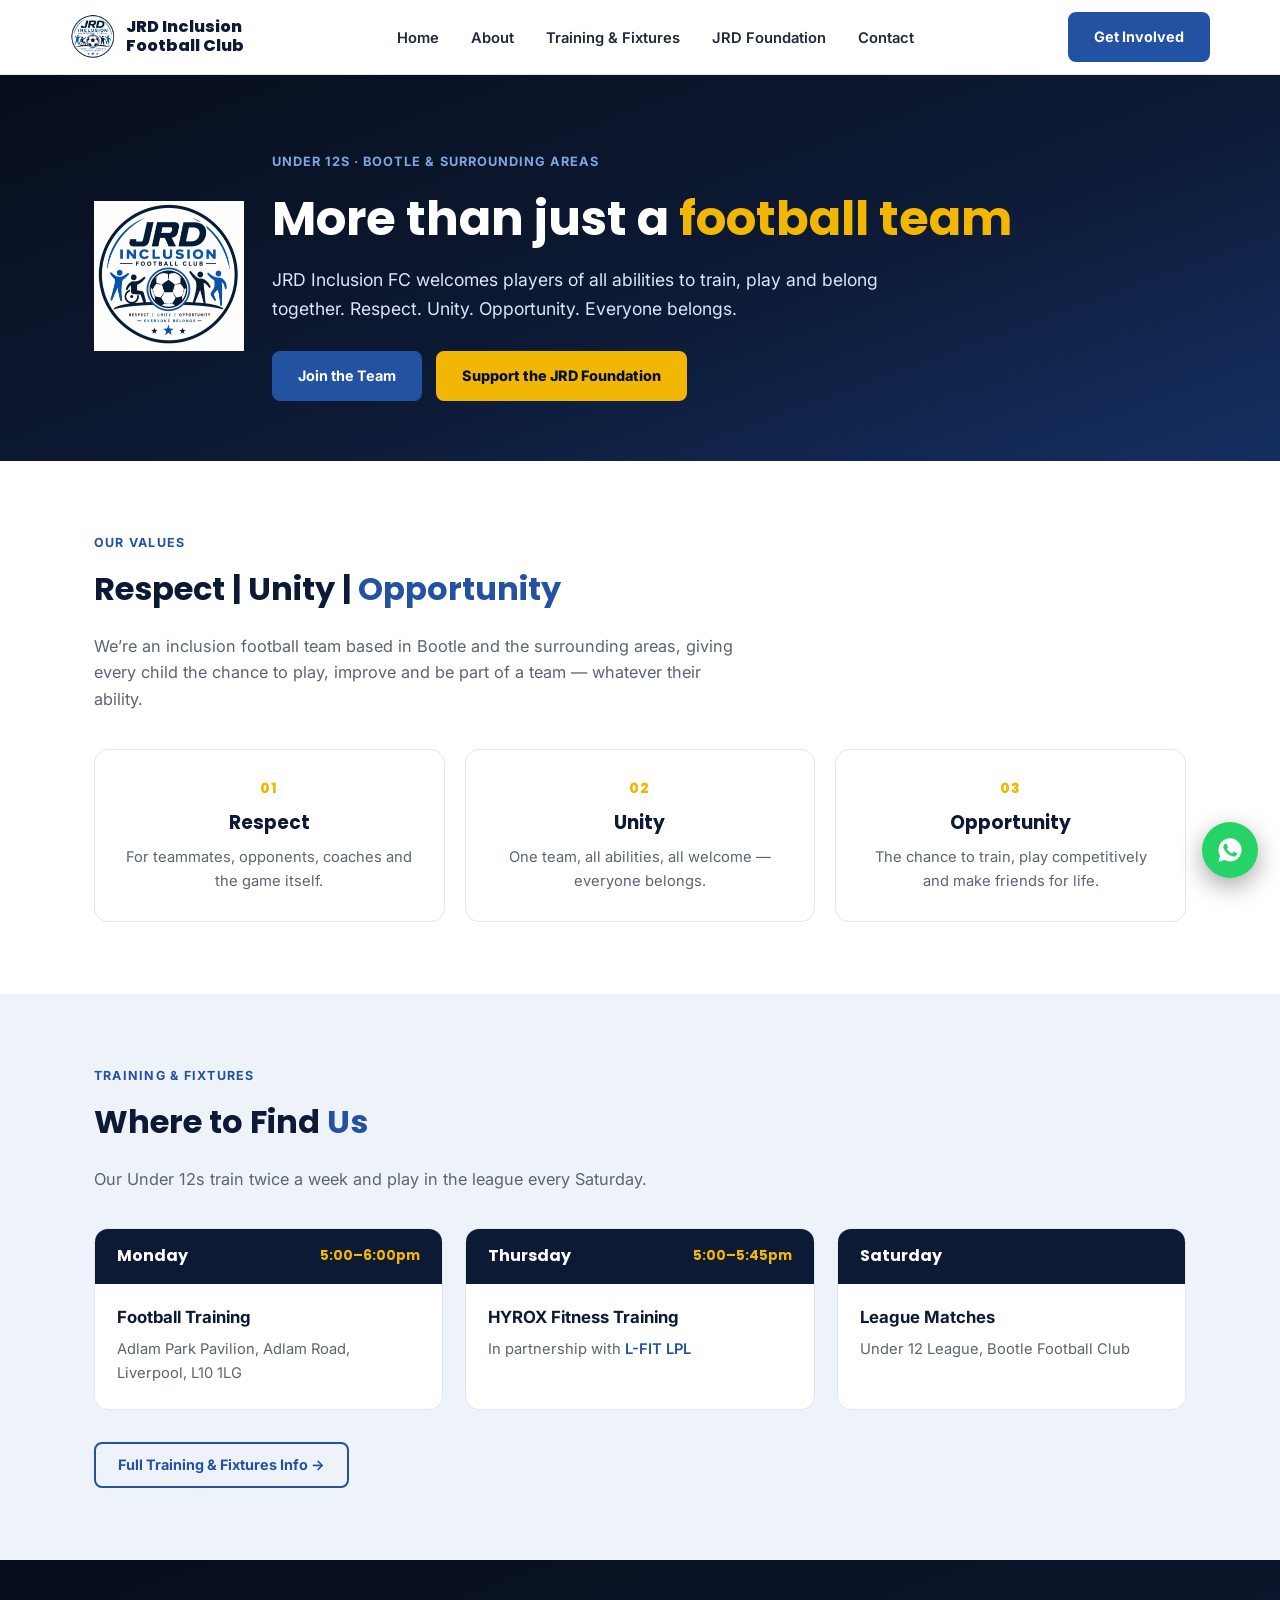
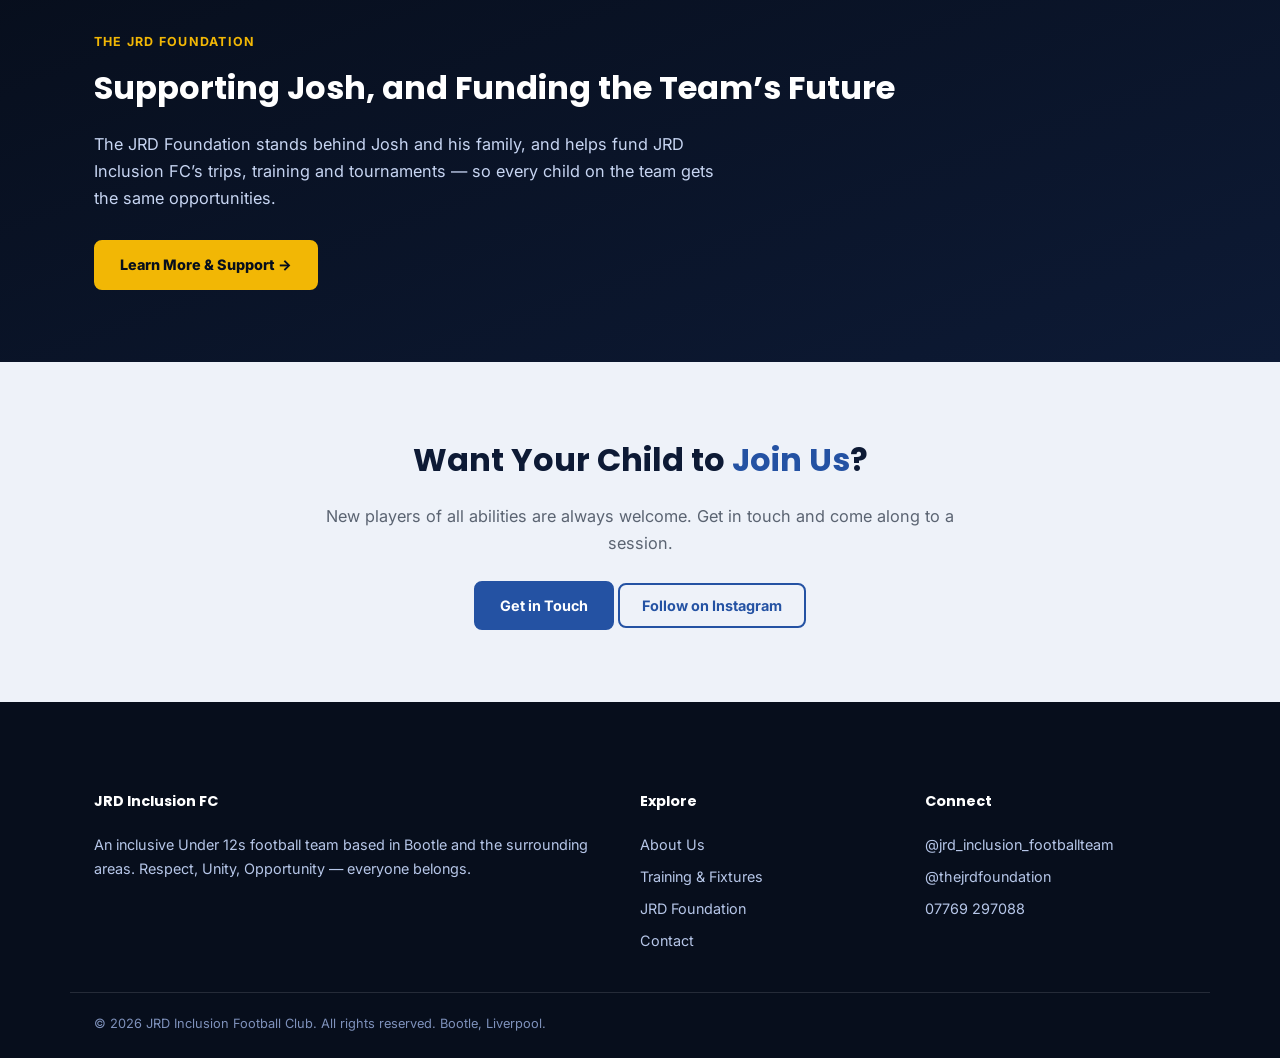
<file: index.html>
<!DOCTYPE html>
<html lang="en-GB">
<head>
  <!-- Google tag (gtag.js) -->
  <script async src="https://www.googletagmanager.com/gtag/js?id=G-Y7NR02WKL7"></script>
  <script>
    window.dataLayer = window.dataLayer || [];
    function gtag(){dataLayer.push(arguments);}
    gtag('js', new Date());
    gtag('config', 'G-Y7NR02WKL7');
  </script>

<meta charset="UTF-8">
<meta name="viewport" content="width=device-width, initial-scale=1.0">
<title>JRD Inclusion Football Club | Bootle | Everyone Belongs</title>
<meta name="description" content="JRD Inclusion Football Club is an inclusive Under 12s football team based in Bootle, welcoming players of all abilities. Respect, Unity, Opportunity — everyone belongs.">
<link rel="canonical" href="https://jrdinclusion.co.uk/">
<link rel="icon" href="/assets/favicon-32.png">
<link rel="apple-touch-icon" href="/assets/favicon-180.png">
<meta property="og:title" content="JRD Inclusion Football Club | Bootle">
<meta property="og:description" content="An inclusive Under 12s football team in Bootle welcoming players of all abilities. Respect, Unity, Opportunity — everyone belongs.">
<meta property="og:image" content="https://jrdinclusion.co.uk/assets/jrd-badge.png">
<meta property="og:type" content="website">
<meta property="og:url" content="https://jrdinclusion.co.uk/">
<meta name="twitter:card" content="summary_large_image">
<link rel="stylesheet" href="/assets/style.css">
<script type="application/ld+json">
{
  "@context": "https://schema.org",
  "@type": "SportsOrganization",
  "name": "JRD Inclusion Football Club",
  "url": "https://jrdinclusion.co.uk/",
  "logo": "https://jrdinclusion.co.uk/assets/jrd-badge.png",
  "description": "Inclusive Under 12s football team based in Bootle, Merseyside, welcoming players of all abilities.",
  "sport": "Football",
  "areaServed": ["Bootle", "Sefton", "Liverpool"],
  "sameAs": ["https://www.instagram.com/jrd_inclusion_footballteam/", "https://www.instagram.com/thejrdfoundation/"]
}
</script>
</head>
<body>

<header class="site">
  <div class="container nav-row">
    <a href="/" class="logo"><img src="/assets/jrd-badge.png" alt="JRD Inclusion Football Club"><span>JRD Inclusion<br>Football Club</span></a>
    <nav class="main" id="site-nav">
      <a href="/">Home</a>
      <a href="/about/">About</a>
      <a href="/training/">Training &amp; Fixtures</a>
      <a href="/foundation/">JRD Foundation</a>
      <a href="/contact/">Contact</a>
    </nav>
    <button class="nav-toggle" aria-label="Toggle menu" aria-expanded="false" aria-controls="site-nav"><span></span><span></span><span></span></button>
    <div class="nav-cta">
      <a class="btn" href="/contact/">Get Involved</a>
    </div>
  </div>
</header>

<section class="hero" id="hero">
  <div class="container">
    <div class="hero-badge">
      <img src="/assets/jrd-badge.png" alt="JRD Inclusion Football Club badge" loading="lazy">
      <div>
        <div class="eyebrow">Under 12s &middot; Bootle &amp; Surrounding Areas</div>
        <h1>More than just a <em>football team</em></h1>
        <p class="lead">JRD Inclusion FC welcomes players of all abilities to train, play and belong together. Respect. Unity. Opportunity. Everyone belongs.</p>
        <div class="cta-row">
          <a class="btn" href="/contact/">Join the Team</a>
          <a class="btn-gold" href="/foundation/">Support the JRD Foundation</a>
        </div>
      </div>
    </div>
  </div>
</section>

<section id="about">
  <div class="container">
    <div class="section-eyebrow">Our Values</div>
    <h2>Respect | Unity | <em style="color:var(--blue);font-style:normal">Opportunity</em></h2>
    <p class="section-sub">We&rsquo;re an inclusion football team based in Bootle and the surrounding areas, giving every child the chance to play, improve and be part of a team &mdash; whatever their ability.</p>
    <div class="value-grid">
      <div class="value-card">
        <div class="vnum">01</div>
        <h3>Respect</h3>
        <p>For teammates, opponents, coaches and the game itself.</p>
      </div>
      <div class="value-card">
        <div class="vnum">02</div>
        <h3>Unity</h3>
        <p>One team, all abilities, all welcome &mdash; everyone belongs.</p>
      </div>
      <div class="value-card">
        <div class="vnum">03</div>
        <h3>Opportunity</h3>
        <p>The chance to train, play competitively and make friends for life.</p>
      </div>
    </div>
  </div>
</section>

<section class="alt" id="training-preview">
  <div class="container">
    <div class="section-eyebrow">Training &amp; Fixtures</div>
    <h2>Where to Find <em style="color:var(--blue);font-style:normal">Us</em></h2>
    <p class="section-sub">Our Under 12s train twice a week and play in the league every Saturday.</p>
    <div class="schedule-grid">
      <div class="schedule-card">
        <div class="sc-day">Monday <span class="time">5:00&ndash;6:00pm</span></div>
        <div class="sc-body">
          <h4>Football Training</h4>
          <p>Adlam Park Pavilion, Adlam Road, Liverpool, L10 1LG</p>
        </div>
      </div>
      <div class="schedule-card">
        <div class="sc-day">Thursday <span class="time">5:00&ndash;5:45pm</span></div>
        <div class="sc-body">
          <h4>HYROX Fitness Training</h4>
          <p>In partnership with <a href="https://lfitlpl.com" target="_blank" rel="noopener" style="color:var(--blue);font-weight:600">L-FIT LPL</a></p>
        </div>
      </div>
      <div class="schedule-card">
        <div class="sc-day">Saturday</div>
        <div class="sc-body">
          <h4>League Matches</h4>
          <p>Under 12 League, Bootle Football Club</p>
        </div>
      </div>
    </div>
    <a class="btn-outline" href="/training/" style="margin-top:32px;display:inline-block">Full Training &amp; Fixtures Info &rarr;</a>
  </div>
</section>

<section class="foundation-band">
  <div class="container">
    <div class="section-eyebrow">The JRD Foundation</div>
    <h2>Supporting Josh, and Funding the Team&rsquo;s Future</h2>
    <p class="section-sub">The JRD Foundation stands behind Josh and his family, and helps fund JRD Inclusion FC&rsquo;s trips, training and tournaments &mdash; so every child on the team gets the same opportunities.</p>
    <a class="btn-gold" href="/foundation/" style="margin-top:12px;display:inline-block">Learn More &amp; Support &rarr;</a>
  </div>
</section>

<section class="cta-band">
  <div class="container">
    <h2>Want Your Child to <em style="color:var(--blue);font-style:normal">Join Us</em>?</h2>
    <p class="section-sub" style="margin:0 auto 24px">New players of all abilities are always welcome. Get in touch and come along to a session.</p>
    <a class="btn" href="/contact/">Get in Touch</a>
    <a class="btn-outline" href="https://www.instagram.com/jrd_inclusion_footballteam/" target="_blank" rel="noopener">Follow on Instagram</a>
  </div>
</section>

<footer class="site">
  <div class="container grid">
    <div>
      <h4>JRD Inclusion FC</h4>
      <p>An inclusive Under 12s football team based in Bootle and the surrounding areas. Respect, Unity, Opportunity &mdash; everyone belongs.</p>
    </div>
    <div>
      <h4>Explore</h4>
      <a href="/about/">About Us</a>
      <a href="/training/">Training &amp; Fixtures</a>
      <a href="/foundation/">JRD Foundation</a>
      <a href="/contact/">Contact</a>
    </div>
    <div>
      <h4>Connect</h4>
      <a href="https://www.instagram.com/jrd_inclusion_footballteam/" target="_blank" rel="noopener">@jrd_inclusion_footballteam</a>
      <a href="https://www.instagram.com/thejrdfoundation/" target="_blank" rel="noopener">@thejrdfoundation</a>
      <a href="tel:+447769297088">07769 297088</a>
    </div>
  </div>
  <div class="container bottom">&copy; 2026 JRD Inclusion Football Club. All rights reserved. Bootle, Liverpool.</div>
</footer>

<script src="/assets/nav.js" defer></script>
<a href="https://wa.me/447769297088" class="whatsapp-float" target="_blank" rel="noopener" aria-label="Message JRD Inclusion FC on WhatsApp">
  <svg xmlns="http://www.w3.org/2000/svg" viewBox="0 0 24 24" width="28" height="28" fill="#fff"><path d="M12.04 2C6.58 2 2.13 6.45 2.13 11.91c0 1.75.46 3.45 1.32 4.95L2.05 22l5.25-1.38a9.87 9.87 0 0 0 4.74 1.21h.01c5.46 0 9.9-4.45 9.9-9.91 0-2.65-1.03-5.14-2.9-7.01A9.82 9.82 0 0 0 12.04 2zm5.8 14.14c-.24.68-1.4 1.3-1.93 1.38-.5.08-1.12.11-1.8-.11-.42-.13-.96-.31-1.65-.6-2.9-1.25-4.8-4.17-4.94-4.36-.14-.19-1.18-1.57-1.18-3s.75-2.13 1.02-2.42c.27-.29.58-.36.78-.36l.56.01c.18.01.42-.07.65.5.24.58.82 2 .89 2.14.07.14.12.31.02.5-.1.19-.15.31-.29.48-.15.17-.31.38-.44.51-.14.14-.29.29-.13.58.17.29.75 1.24 1.61 2 1.11.99 2.04 1.3 2.33 1.44.29.15.46.13.63-.08.17-.2.72-.84.91-1.13.19-.29.38-.24.63-.14.26.1 1.65.78 1.93.92.29.14.48.22.55.34.07.13.07.72-.17 1.4z"/></svg>
</a>
</body>
</html>
</file>
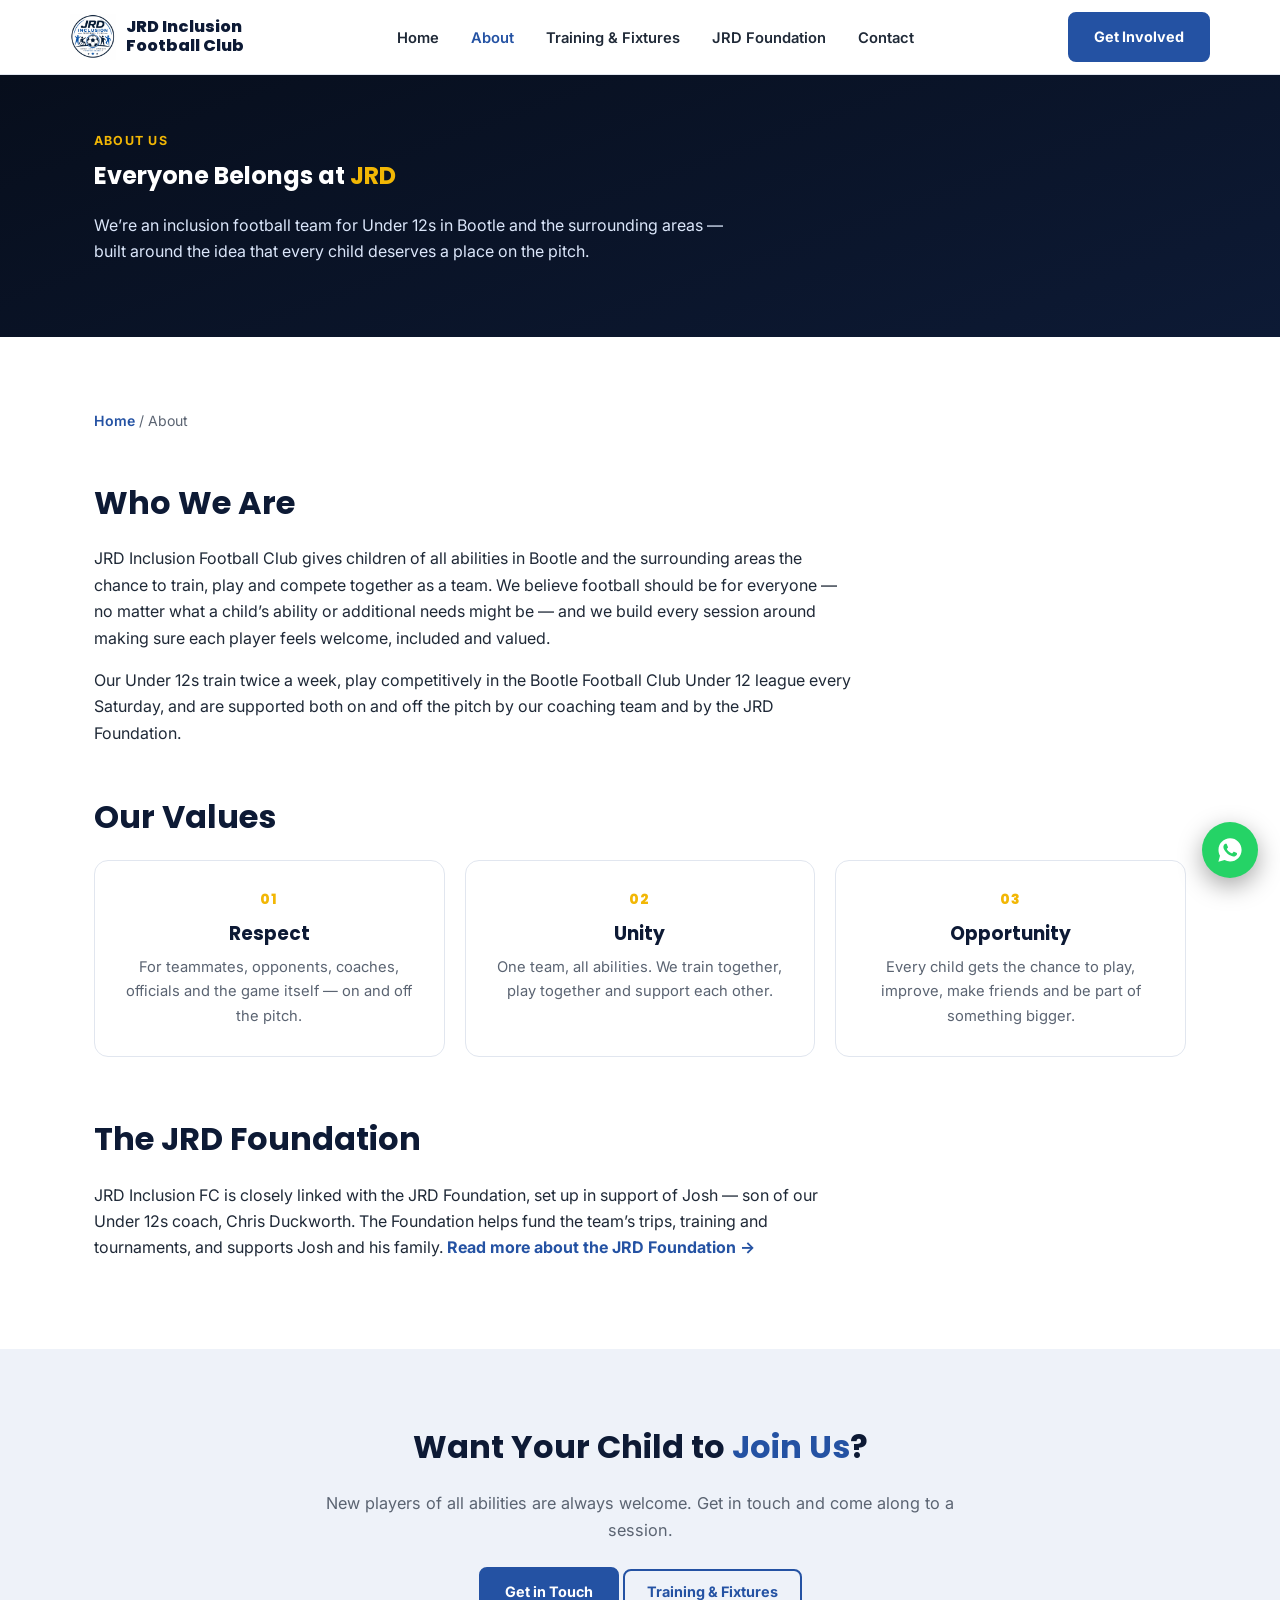
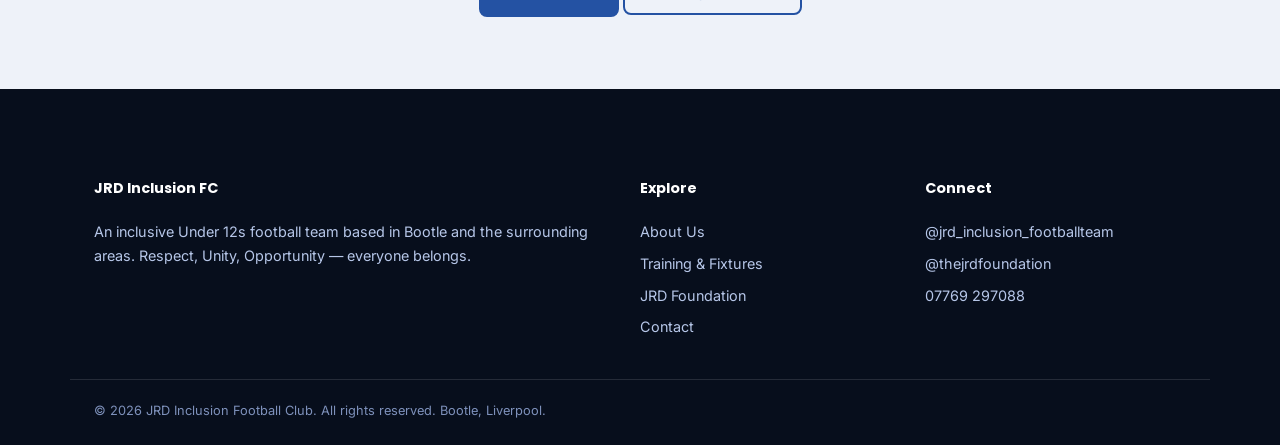
<file: about/index.html>
<!DOCTYPE html>
<html lang="en-GB">
<head>
  <!-- Google tag (gtag.js) -->
  <script async src="https://www.googletagmanager.com/gtag/js?id=G-Y7NR02WKL7"></script>
  <script>
    window.dataLayer = window.dataLayer || [];
    function gtag(){dataLayer.push(arguments);}
    gtag('js', new Date());
    gtag('config', 'G-Y7NR02WKL7');
  </script>

<meta charset="UTF-8">
<meta name="viewport" content="width=device-width, initial-scale=1.0">
<title>About Us | JRD Inclusion Football Club</title>
<meta name="description" content="JRD Inclusion Football Club is an inclusive Under 12s football team in Bootle welcoming players of all abilities. Learn about our values and our team.">
<link rel="canonical" href="https://jrdinclusion.co.uk/about/">
<link rel="icon" href="/assets/favicon-32.png">
<link rel="apple-touch-icon" href="/assets/favicon-180.png">
<meta property="og:title" content="About Us | JRD Inclusion Football Club">
<meta property="og:description" content="An inclusive Under 12s football team in Bootle welcoming players of all abilities.">
<meta property="og:image" content="https://jrdinclusion.co.uk/assets/jrd-badge.png">
<meta property="og:type" content="website">
<meta property="og:url" content="https://jrdinclusion.co.uk/about/">
<meta name="twitter:card" content="summary_large_image">
<link rel="stylesheet" href="/assets/style.css">
</head>
<body>

<header class="site">
  <div class="container nav-row">
    <a href="/" class="logo"><img src="/assets/jrd-badge.png" alt="JRD Inclusion Football Club"><span>JRD Inclusion<br>Football Club</span></a>
    <nav class="main" id="site-nav">
      <a href="/">Home</a>
      <a href="/about/" class="active">About</a>
      <a href="/training/">Training &amp; Fixtures</a>
      <a href="/foundation/">JRD Foundation</a>
      <a href="/contact/">Contact</a>
    </nav>
    <button class="nav-toggle" aria-label="Toggle menu" aria-expanded="false" aria-controls="site-nav"><span></span><span></span><span></span></button>
    <div class="nav-cta">
      <a class="btn" href="/contact/">Get Involved</a>
    </div>
  </div>
</header>

<section class="page-hero">
  <div class="container">
    <div class="section-eyebrow" style="color:var(--gold)">About Us</div>
    <h1>Everyone Belongs at <em style="color:var(--gold);font-style:normal">JRD</em></h1>
    <p>We&rsquo;re an inclusion football team for Under 12s in Bootle and the surrounding areas &mdash; built around the idea that every child deserves a place on the pitch.</p>
  </div>
</section>

<section class="prose">
  <div class="container">
    <div class="breadcrumb"><a href="/">Home</a> / About</div>
    <h2>Who We Are</h2>
    <p style="max-width:760px">JRD Inclusion Football Club gives children of all abilities in Bootle and the surrounding areas the chance to train, play and compete together as a team. We believe football should be for everyone &mdash; no matter what a child&rsquo;s ability or additional needs might be &mdash; and we build every session around making sure each player feels welcome, included and valued.</p>
    <p style="max-width:760px">Our Under 12s train twice a week, play competitively in the Bootle Football Club Under 12 league every Saturday, and are supported both on and off the pitch by our coaching team and by the JRD Foundation.</p>

    <h2>Our Values</h2>
    <div class="value-grid" style="margin-top:16px">
      <div class="value-card">
        <div class="vnum">01</div>
        <h3>Respect</h3>
        <p>For teammates, opponents, coaches, officials and the game itself &mdash; on and off the pitch.</p>
      </div>
      <div class="value-card">
        <div class="vnum">02</div>
        <h3>Unity</h3>
        <p>One team, all abilities. We train together, play together and support each other.</p>
      </div>
      <div class="value-card">
        <div class="vnum">03</div>
        <h3>Opportunity</h3>
        <p>Every child gets the chance to play, improve, make friends and be part of something bigger.</p>
      </div>
    </div>

    <h2 style="margin-top:56px">The JRD Foundation</h2>
    <p style="max-width:760px">JRD Inclusion FC is closely linked with the JRD Foundation, set up in support of Josh &mdash; son of our Under 12s coach, Chris Duckworth. The Foundation helps fund the team&rsquo;s trips, training and tournaments, and supports Josh and his family. <a href="/foundation/" style="color:var(--blue);font-weight:700">Read more about the JRD Foundation &rarr;</a></p>
  </div>
</section>

<section class="cta-band">
  <div class="container">
    <h2>Want Your Child to <em style="color:var(--blue);font-style:normal">Join Us</em>?</h2>
    <p class="section-sub" style="margin:0 auto 24px">New players of all abilities are always welcome. Get in touch and come along to a session.</p>
    <a class="btn" href="/contact/">Get in Touch</a>
    <a class="btn-outline" href="/training/">Training &amp; Fixtures</a>
  </div>
</section>

<footer class="site">
  <div class="container grid">
    <div>
      <h4>JRD Inclusion FC</h4>
      <p>An inclusive Under 12s football team based in Bootle and the surrounding areas. Respect, Unity, Opportunity &mdash; everyone belongs.</p>
    </div>
    <div>
      <h4>Explore</h4>
      <a href="/about/">About Us</a>
      <a href="/training/">Training &amp; Fixtures</a>
      <a href="/foundation/">JRD Foundation</a>
      <a href="/contact/">Contact</a>
    </div>
    <div>
      <h4>Connect</h4>
      <a href="https://www.instagram.com/jrd_inclusion_footballteam/" target="_blank" rel="noopener">@jrd_inclusion_footballteam</a>
      <a href="https://www.instagram.com/thejrdfoundation/" target="_blank" rel="noopener">@thejrdfoundation</a>
      <a href="tel:+447769297088">07769 297088</a>
    </div>
  </div>
  <div class="container bottom">&copy; 2026 JRD Inclusion Football Club. All rights reserved. Bootle, Liverpool.</div>
</footer>

<script src="/assets/nav.js" defer></script>
<a href="https://wa.me/447769297088" class="whatsapp-float" target="_blank" rel="noopener" aria-label="Message JRD Inclusion FC on WhatsApp">
  <svg xmlns="http://www.w3.org/2000/svg" viewBox="0 0 24 24" width="28" height="28" fill="#fff"><path d="M12.04 2C6.58 2 2.13 6.45 2.13 11.91c0 1.75.46 3.45 1.32 4.95L2.05 22l5.25-1.38a9.87 9.87 0 0 0 4.74 1.21h.01c5.46 0 9.9-4.45 9.9-9.91 0-2.65-1.03-5.14-2.9-7.01A9.82 9.82 0 0 0 12.04 2zm5.8 14.14c-.24.68-1.4 1.3-1.93 1.38-.5.08-1.12.11-1.8-.11-.42-.13-.96-.31-1.65-.6-2.9-1.25-4.8-4.17-4.94-4.36-.14-.19-1.18-1.57-1.18-3s.75-2.13 1.02-2.42c.27-.29.58-.36.78-.36l.56.01c.18.01.42-.07.65.5.24.58.82 2 .89 2.14.07.14.12.31.02.5-.1.19-.15.31-.29.48-.15.17-.31.38-.44.51-.14.14-.29.29-.13.58.17.29.75 1.24 1.61 2 1.11.99 2.04 1.3 2.33 1.44.29.15.46.13.63-.08.17-.2.72-.84.91-1.13.19-.29.38-.24.63-.14.26.1 1.65.78 1.93.92.29.14.48.22.55.34.07.13.07.72-.17 1.4z"/></svg>
</a>
</body>
</html>
</file>
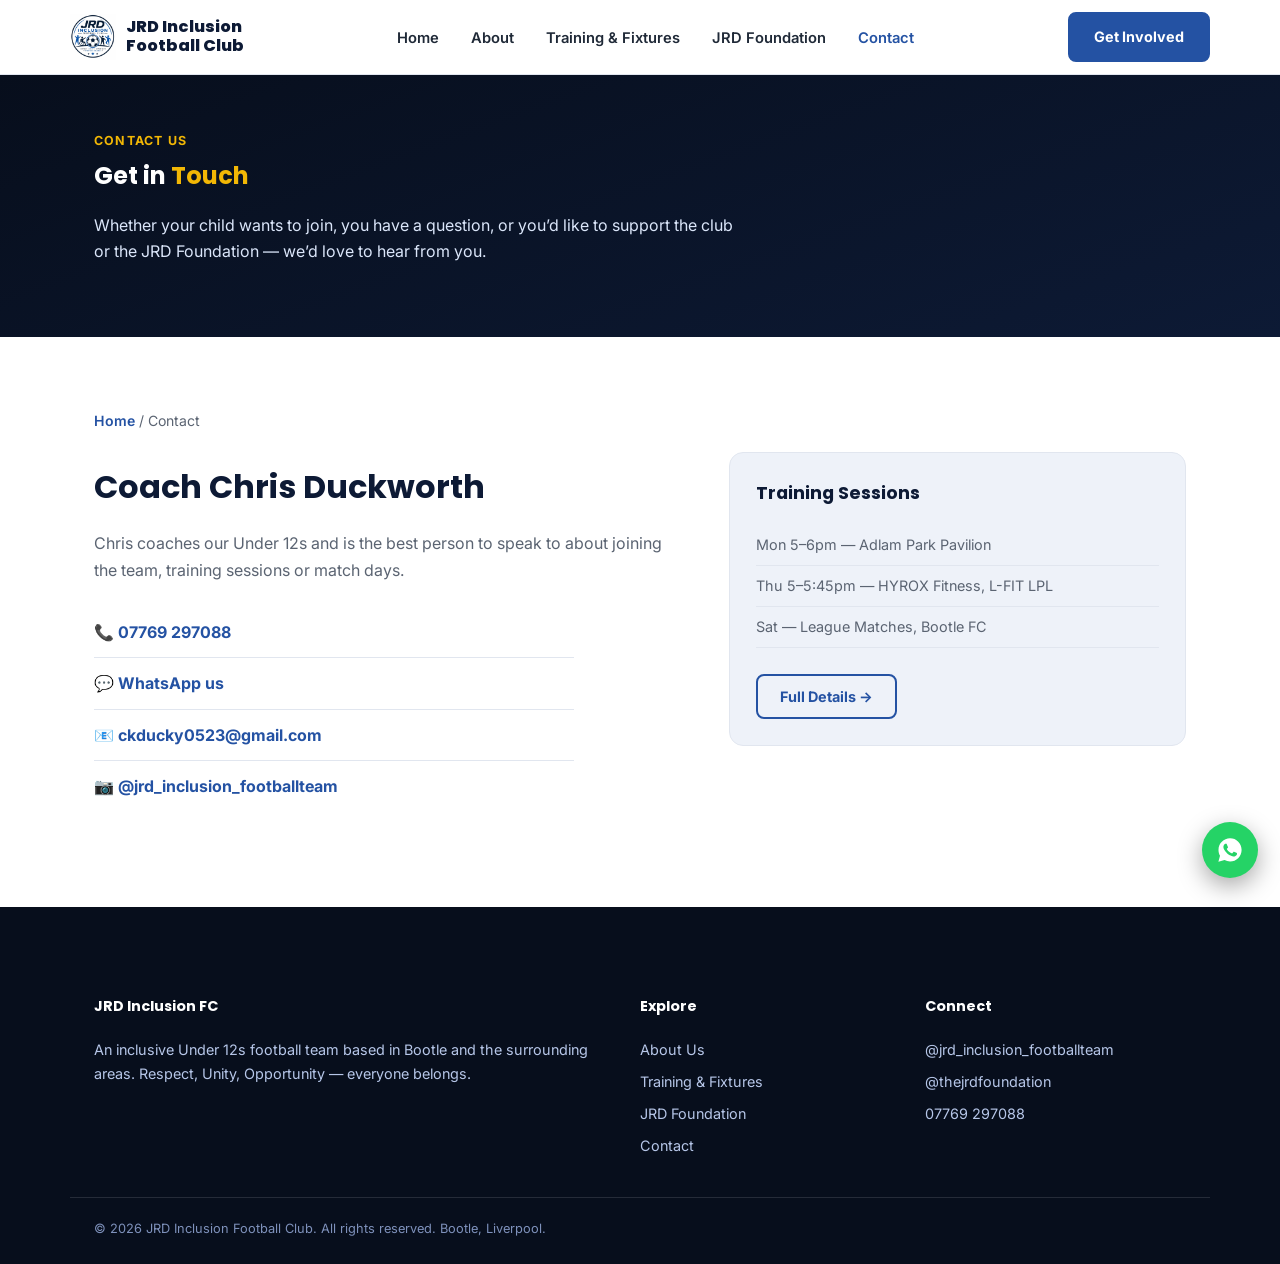
<file: contact/index.html>
<!DOCTYPE html>
<html lang="en-GB">
<head>
  <!-- Google tag (gtag.js) -->
  <script async src="https://www.googletagmanager.com/gtag/js?id=G-Y7NR02WKL7"></script>
  <script>
    window.dataLayer = window.dataLayer || [];
    function gtag(){dataLayer.push(arguments);}
    gtag('js', new Date());
    gtag('config', 'G-Y7NR02WKL7');
  </script>

<meta charset="UTF-8">
<meta name="viewport" content="width=device-width, initial-scale=1.0">
<title>Contact Us | JRD Inclusion Football Club</title>
<meta name="description" content="Get in touch with JRD Inclusion Football Club in Bootle. Call, WhatsApp or email Coach Chris Duckworth, or follow us on Instagram.">
<link rel="canonical" href="https://jrdinclusion.co.uk/contact/">
<link rel="icon" href="/assets/favicon-32.png">
<link rel="apple-touch-icon" href="/assets/favicon-180.png">
<meta property="og:title" content="Contact Us | JRD Inclusion Football Club">
<meta property="og:description" content="Get in touch with JRD Inclusion Football Club in Bootle.">
<meta property="og:image" content="https://jrdinclusion.co.uk/assets/jrd-badge.png">
<meta property="og:type" content="website">
<meta property="og:url" content="https://jrdinclusion.co.uk/contact/">
<meta name="twitter:card" content="summary_large_image">
<link rel="stylesheet" href="/assets/style.css">
</head>
<body>

<header class="site">
  <div class="container nav-row">
    <a href="/" class="logo"><img src="/assets/jrd-badge.png" alt="JRD Inclusion Football Club"><span>JRD Inclusion<br>Football Club</span></a>
    <nav class="main" id="site-nav">
      <a href="/">Home</a>
      <a href="/about/">About</a>
      <a href="/training/">Training &amp; Fixtures</a>
      <a href="/foundation/">JRD Foundation</a>
      <a href="/contact/" class="active">Contact</a>
    </nav>
    <button class="nav-toggle" aria-label="Toggle menu" aria-expanded="false" aria-controls="site-nav"><span></span><span></span><span></span></button>
    <div class="nav-cta">
      <a class="btn" href="/contact/">Get Involved</a>
    </div>
  </div>
</header>

<section class="page-hero">
  <div class="container">
    <div class="section-eyebrow" style="color:var(--gold)">Contact Us</div>
    <h1>Get in <em style="color:var(--gold);font-style:normal">Touch</em></h1>
    <p>Whether your child wants to join, you have a question, or you&rsquo;d like to support the club or the JRD Foundation &mdash; we&rsquo;d love to hear from you.</p>
  </div>
</section>

<section>
  <div class="container">
    <div class="breadcrumb"><a href="/">Home</a> / Contact</div>
    <div class="two-col">
      <div>
        <h2>Coach Chris Duckworth</h2>
        <p style="color:var(--muted);max-width:600px">Chris coaches our Under 12s and is the best person to speak to about joining the team, training sessions or match days.</p>
        <ul style="list-style:none;padding:0;margin:24px 0;max-width:480px">
          <li style="padding:12px 0;border-bottom:1px solid var(--border)">&#128222; <a href="tel:+447769297088" style="color:var(--blue);font-weight:700">07769 297088</a></li>
          <li style="padding:12px 0;border-bottom:1px solid var(--border)">&#128172; <a href="https://wa.me/447769297088" target="_blank" rel="noopener" style="color:var(--blue);font-weight:700">WhatsApp us</a></li>
          <li style="padding:12px 0;border-bottom:1px solid var(--border)">&#128231; <a href="mailto:ckducky0523@gmail.com" style="color:var(--blue);font-weight:700">ckducky0523@gmail.com</a></li>
          <li style="padding:12px 0">&#128247; <a href="https://www.instagram.com/jrd_inclusion_footballteam/" target="_blank" rel="noopener" style="color:var(--blue);font-weight:700">&commat;jrd_inclusion_footballteam</a></li>
        </ul>
      </div>
      <div class="side-card">
        <h3>Training Sessions</h3>
        <ul>
          <li>Mon 5&ndash;6pm &mdash; Adlam Park Pavilion</li>
          <li>Thu 5&ndash;5:45pm &mdash; HYROX Fitness, L-FIT LPL</li>
          <li>Sat &mdash; League Matches, Bootle FC</li>
        </ul>
        <a class="btn-outline" href="/training/" style="margin-top:10px;display:inline-block">Full Details &rarr;</a>
      </div>
    </div>
  </div>
</section>

<footer class="site">
  <div class="container grid">
    <div>
      <h4>JRD Inclusion FC</h4>
      <p>An inclusive Under 12s football team based in Bootle and the surrounding areas. Respect, Unity, Opportunity &mdash; everyone belongs.</p>
    </div>
    <div>
      <h4>Explore</h4>
      <a href="/about/">About Us</a>
      <a href="/training/">Training &amp; Fixtures</a>
      <a href="/foundation/">JRD Foundation</a>
      <a href="/contact/">Contact</a>
    </div>
    <div>
      <h4>Connect</h4>
      <a href="https://www.instagram.com/jrd_inclusion_footballteam/" target="_blank" rel="noopener">@jrd_inclusion_footballteam</a>
      <a href="https://www.instagram.com/thejrdfoundation/" target="_blank" rel="noopener">@thejrdfoundation</a>
      <a href="tel:+447769297088">07769 297088</a>
    </div>
  </div>
  <div class="container bottom">&copy; 2026 JRD Inclusion Football Club. All rights reserved. Bootle, Liverpool.</div>
</footer>

<script src="/assets/nav.js" defer></script>
<a href="https://wa.me/447769297088" class="whatsapp-float" target="_blank" rel="noopener" aria-label="Message JRD Inclusion FC on WhatsApp">
  <svg xmlns="http://www.w3.org/2000/svg" viewBox="0 0 24 24" width="28" height="28" fill="#fff"><path d="M12.04 2C6.58 2 2.13 6.45 2.13 11.91c0 1.75.46 3.45 1.32 4.95L2.05 22l5.25-1.38a9.87 9.87 0 0 0 4.74 1.21h.01c5.46 0 9.9-4.45 9.9-9.91 0-2.65-1.03-5.14-2.9-7.01A9.82 9.82 0 0 0 12.04 2zm5.8 14.14c-.24.68-1.4 1.3-1.93 1.38-.5.08-1.12.11-1.8-.11-.42-.13-.96-.31-1.65-.6-2.9-1.25-4.8-4.17-4.94-4.36-.14-.19-1.18-1.57-1.18-3s.75-2.13 1.02-2.42c.27-.29.58-.36.78-.36l.56.01c.18.01.42-.07.65.5.24.58.82 2 .89 2.14.07.14.12.31.02.5-.1.19-.15.31-.29.48-.15.17-.31.38-.44.51-.14.14-.29.29-.13.58.17.29.75 1.24 1.61 2 1.11.99 2.04 1.3 2.33 1.44.29.15.46.13.63-.08.17-.2.72-.84.91-1.13.19-.29.38-.24.63-.14.26.1 1.65.78 1.93.92.29.14.48.22.55.34.07.13.07.72-.17 1.4z"/></svg>
</a>
</body>
</html>
</file>
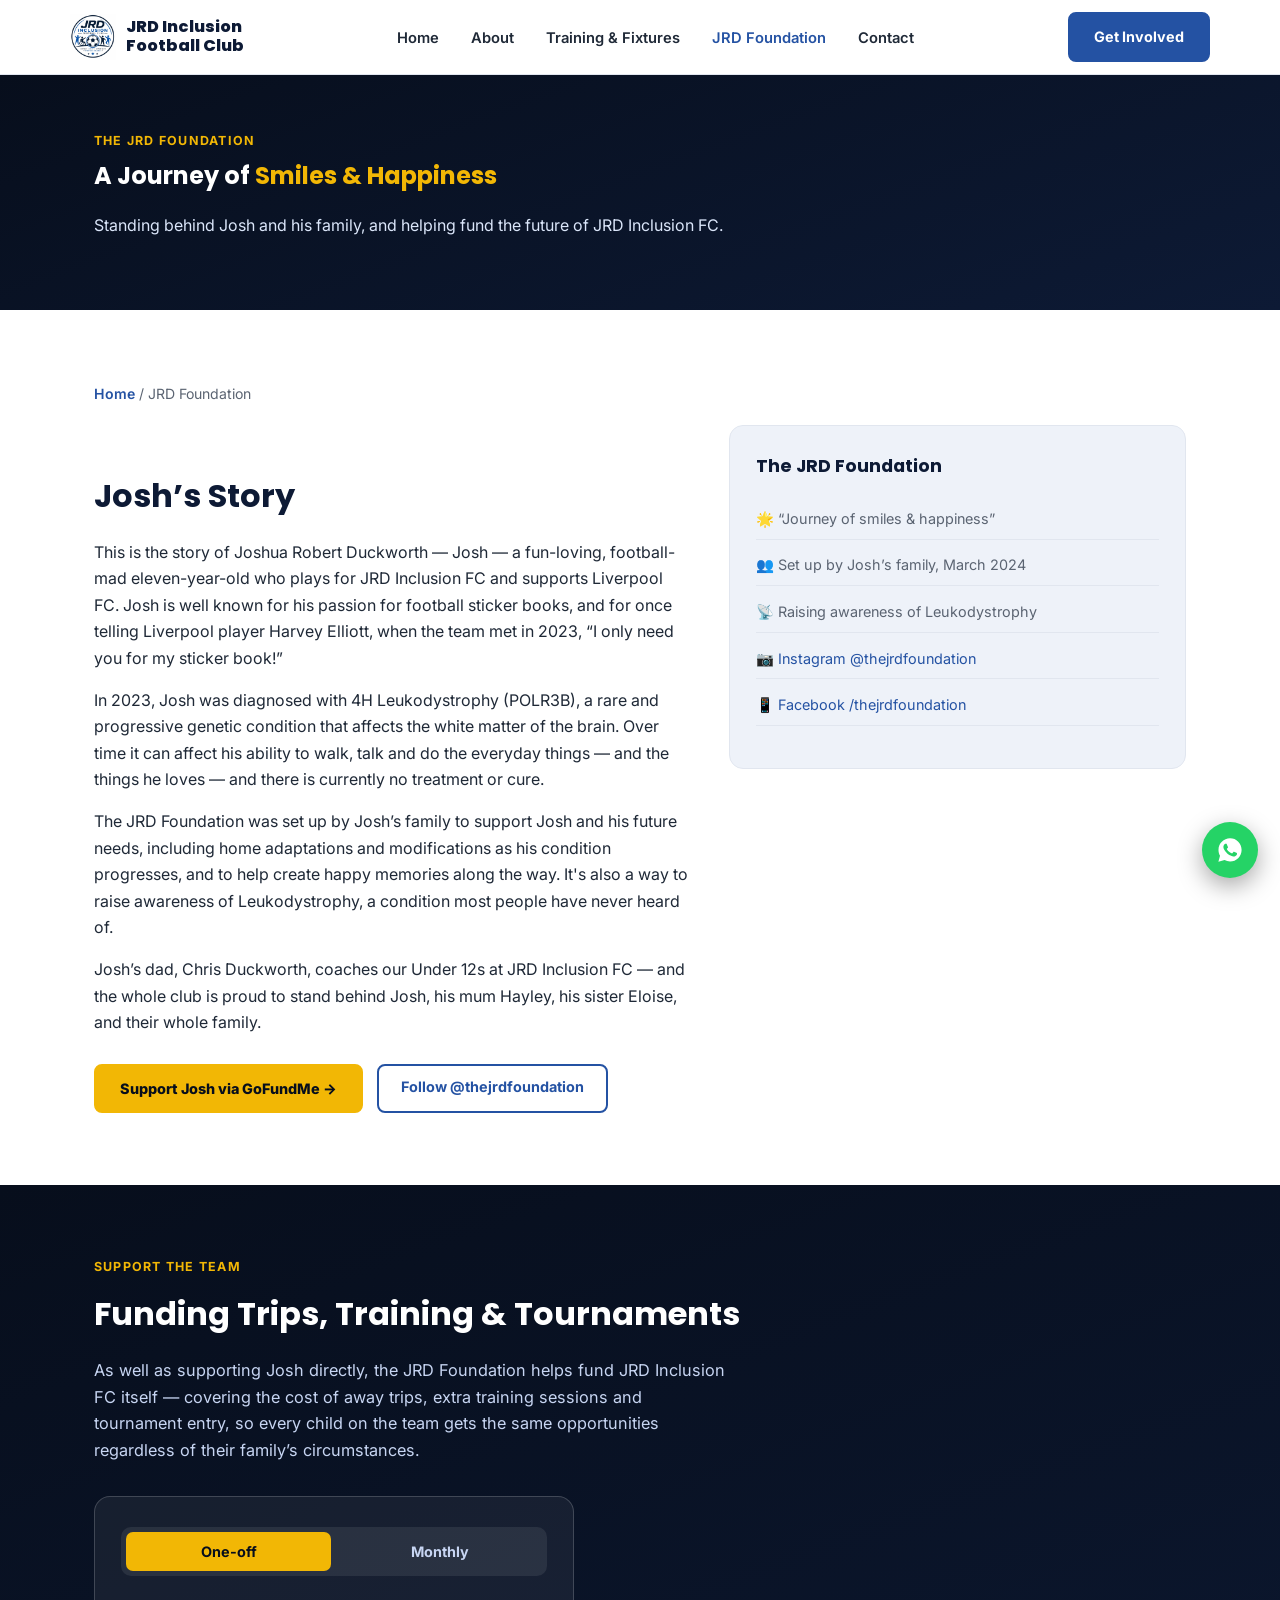
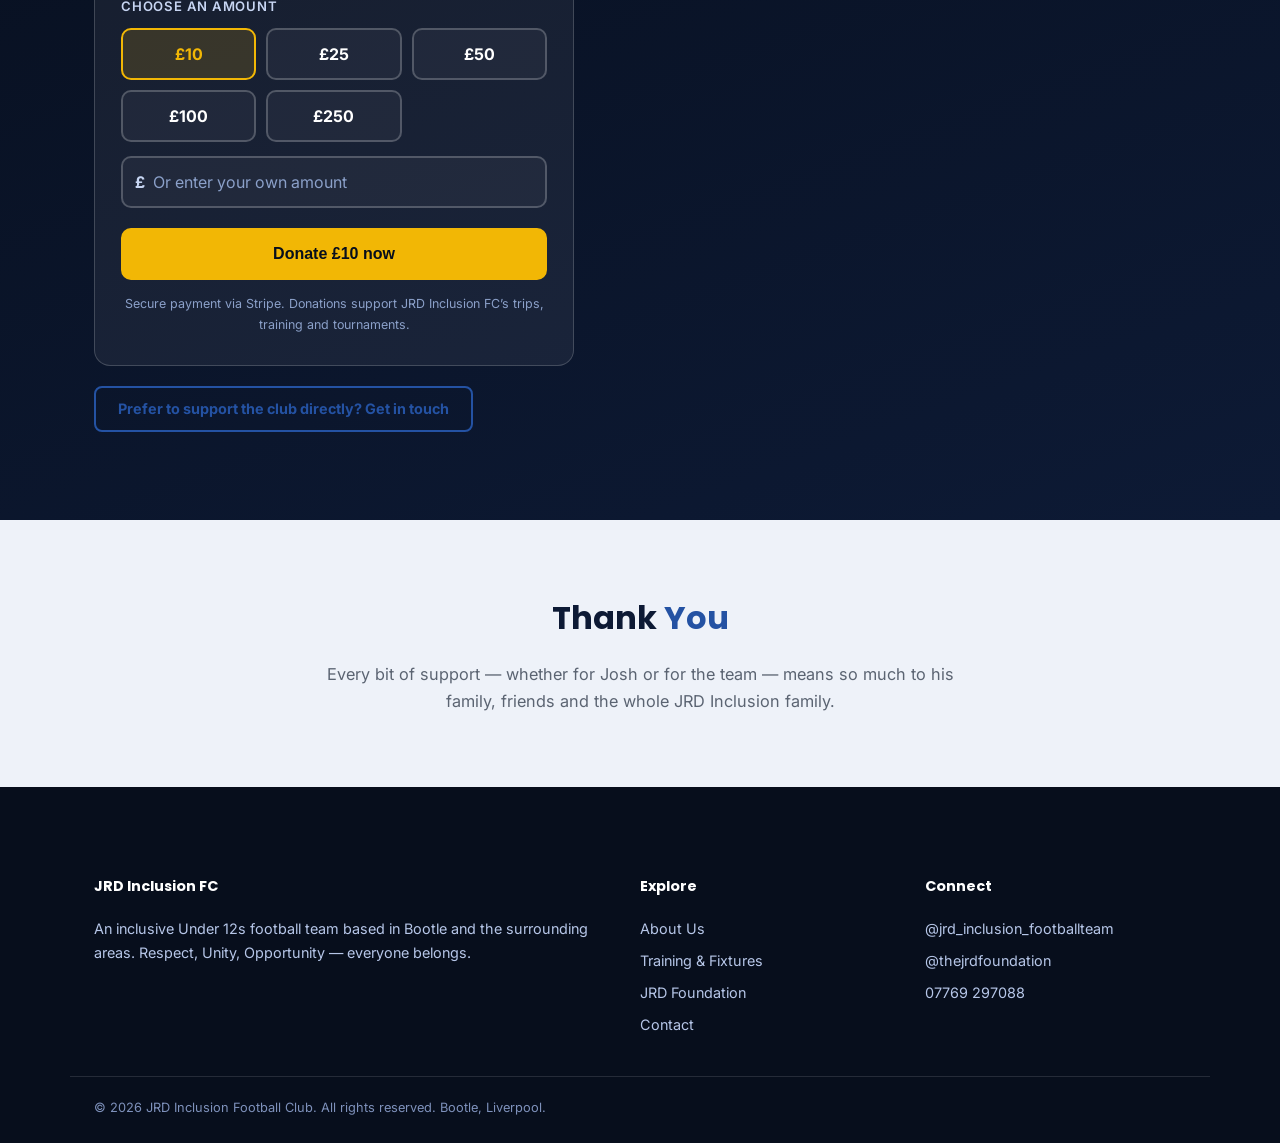
<file: foundation/index.html>
<!DOCTYPE html>
<html lang="en-GB">
<head>
  <!-- Google tag (gtag.js) -->
  <script async src="https://www.googletagmanager.com/gtag/js?id=G-Y7NR02WKL7"></script>
  <script>
    window.dataLayer = window.dataLayer || [];
    function gtag(){dataLayer.push(arguments);}
    gtag('js', new Date());
    gtag('config', 'G-Y7NR02WKL7');
  </script>

<meta charset="UTF-8">
<meta name="viewport" content="width=device-width, initial-scale=1.0">
<title>The JRD Foundation | Supporting Josh &amp; JRD Inclusion FC</title>
<meta name="description" content="The JRD Foundation stands behind Josh Duckworth and his family, and helps fund JRD Inclusion FC's trips, training and tournaments.">
<link rel="canonical" href="https://jrdinclusion.co.uk/foundation/">
<link rel="icon" href="/assets/favicon-32.png">
<link rel="apple-touch-icon" href="/assets/favicon-180.png">
<meta property="og:title" content="The JRD Foundation">
<meta property="og:description" content="Supporting Josh Duckworth and his family, and helping fund JRD Inclusion FC's trips, training and tournaments.">
<meta property="og:image" content="https://jrdinclusion.co.uk/assets/jrd-badge.png">
<meta property="og:type" content="website">
<meta property="og:url" content="https://jrdinclusion.co.uk/foundation/">
<meta name="twitter:card" content="summary_large_image">
<link rel="stylesheet" href="/assets/style.css">
</head>
<body>

<header class="site">
  <div class="container nav-row">
    <a href="/" class="logo"><img src="/assets/jrd-badge.png" alt="JRD Inclusion Football Club"><span>JRD Inclusion<br>Football Club</span></a>
    <nav class="main" id="site-nav">
      <a href="/">Home</a>
      <a href="/about/">About</a>
      <a href="/training/">Training &amp; Fixtures</a>
      <a href="/foundation/" class="active">JRD Foundation</a>
      <a href="/contact/">Contact</a>
    </nav>
    <button class="nav-toggle" aria-label="Toggle menu" aria-expanded="false" aria-controls="site-nav"><span></span><span></span><span></span></button>
    <div class="nav-cta">
      <a class="btn" href="/contact/">Get Involved</a>
    </div>
  </div>
</header>

<section class="page-hero">
  <div class="container">
    <div class="section-eyebrow" style="color:var(--gold)">The JRD Foundation</div>
    <h1>A Journey of <em style="color:var(--gold);font-style:normal">Smiles &amp; Happiness</em></h1>
    <p>Standing behind Josh and his family, and helping fund the future of JRD Inclusion FC.</p>
  </div>
</section>

<section class="prose">
  <div class="container">
    <div class="breadcrumb"><a href="/">Home</a> / JRD Foundation</div>
    <div class="two-col">
      <div>
        <h2>Josh&rsquo;s Story</h2>
        <p>This is the story of Joshua Robert Duckworth &mdash; Josh &mdash; a fun-loving, football-mad eleven-year-old who plays for JRD Inclusion FC and supports Liverpool FC. Josh is well known for his passion for football sticker books, and for once telling Liverpool player Harvey Elliott, when the team met in 2023, &ldquo;I only need you for my sticker book!&rdquo;</p>
        <p>In 2023, Josh was diagnosed with 4H Leukodystrophy (POLR3B), a rare and progressive genetic condition that affects the white matter of the brain. Over time it can affect his ability to walk, talk and do the everyday things &mdash; and the things he loves &mdash; and there is currently no treatment or cure.</p>
        <p>The JRD Foundation was set up by Josh&rsquo;s family to support Josh and his future needs, including home adaptations and modifications as his condition progresses, and to help create happy memories along the way. It's also a way to raise awareness of Leukodystrophy, a condition most people have never heard of.</p>
        <p>Josh&rsquo;s dad, Chris Duckworth, coaches our Under 12s at JRD Inclusion FC &mdash; and the whole club is proud to stand behind Josh, his mum Hayley, his sister Eloise, and their whole family.</p>
        <div style="margin-top:28px;display:flex;gap:14px;flex-wrap:wrap">
          <a class="btn-gold" href="https://www.gofundme.com/f/the-jrd-foundation" target="_blank" rel="noopener">Support Josh via GoFundMe &rarr;</a>
          <a class="btn-outline" href="https://www.instagram.com/thejrdfoundation/" target="_blank" rel="noopener">Follow @thejrdfoundation</a>
        </div>
      </div>
      <div class="side-card">
        <h3>The JRD Foundation</h3>
        <ul>
          <li>&#127775; &ldquo;Journey of smiles &amp; happiness&rdquo;</li>
          <li>&#128101; Set up by Josh&rsquo;s family, March 2024</li>
          <li>&#128225; Raising awareness of Leukodystrophy</li>
          <li>&#128247; <a href="https://www.instagram.com/thejrdfoundation/" target="_blank" rel="noopener" style="color:var(--blue)">Instagram &commat;thejrdfoundation</a></li>
          <li>&#128241; <a href="https://www.facebook.com/thejrdfoundation" target="_blank" rel="noopener" style="color:var(--blue)">Facebook /thejrdfoundation</a></li>
        </ul>
      </div>
    </div>
  </div>
</section>

<section class="foundation-band">
  <div class="container">
    <div class="section-eyebrow">Support the Team</div>
    <h2>Funding Trips, Training &amp; Tournaments</h2>
    <p class="section-sub">As well as supporting Josh directly, the JRD Foundation helps fund JRD Inclusion FC itself &mdash; covering the cost of away trips, extra training sessions and tournament entry, so every child on the team gets the same opportunities regardless of their family&rsquo;s circumstances.</p>
    <div class="donate-widget">
      <div class="donate-toggle" role="group" aria-label="Donation frequency">
        <button type="button" id="donate-freq-once" class="active" data-interval="one_time" aria-pressed="true">One-off</button>
        <button type="button" id="donate-freq-monthly" data-interval="month" aria-pressed="false">Monthly</button>
      </div>
      <div class="donate-label">Choose an amount</div>
      <div class="donate-amounts" id="donate-amounts">
        <button type="button" data-amount="10" class="active">&pound;10</button>
        <button type="button" data-amount="25">&pound;25</button>
        <button type="button" data-amount="50">&pound;50</button>
        <button type="button" data-amount="100">&pound;100</button>
        <button type="button" data-amount="250">&pound;250</button>
      </div>
      <div class="donate-custom">
        <span>&pound;</span>
        <input type="number" id="donate-custom-amount" min="2" max="5000" step="1" placeholder="Or enter your own amount">
      </div>
      <button type="button" id="donate-submit" class="btn-gold donate-submit">Donate &pound;10 now</button>
      <div class="donate-error" id="donate-error"></div>
      <div class="donate-note">Secure payment via Stripe. Donations support JRD Inclusion FC&rsquo;s trips, training and tournaments.</div>
    </div>
    <p style="margin-top:20px"><a class="btn-outline" href="/contact/">Prefer to support the club directly? Get in touch</a></p>
  </div>
</section>

<section class="cta-band">
  <div class="container">
    <h2>Thank <em style="color:var(--blue);font-style:normal">You</em></h2>
    <p class="section-sub" style="margin:0 auto">Every bit of support &mdash; whether for Josh or for the team &mdash; means so much to his family, friends and the whole JRD Inclusion family.</p>
  </div>
</section>

<footer class="site">
  <div class="container grid">
    <div>
      <h4>JRD Inclusion FC</h4>
      <p>An inclusive Under 12s football team based in Bootle and the surrounding areas. Respect, Unity, Opportunity &mdash; everyone belongs.</p>
    </div>
    <div>
      <h4>Explore</h4>
      <a href="/about/">About Us</a>
      <a href="/training/">Training &amp; Fixtures</a>
      <a href="/foundation/">JRD Foundation</a>
      <a href="/contact/">Contact</a>
    </div>
    <div>
      <h4>Connect</h4>
      <a href="https://www.instagram.com/jrd_inclusion_footballteam/" target="_blank" rel="noopener">@jrd_inclusion_footballteam</a>
      <a href="https://www.instagram.com/thejrdfoundation/" target="_blank" rel="noopener">@thejrdfoundation</a>
      <a href="tel:+447769297088">07769 297088</a>
    </div>
  </div>
  <div class="container bottom">&copy; 2026 JRD Inclusion Football Club. All rights reserved. Bootle, Liverpool.</div>
</footer>

<script src="/assets/nav.js" defer></script>
<script>
document.addEventListener('DOMContentLoaded', function () {
  var freqButtons = document.querySelectorAll('.donate-toggle button');
  var amountButtons = document.querySelectorAll('#donate-amounts button');
  var customInput = document.getElementById('donate-custom-amount');
  var submitBtn = document.getElementById('donate-submit');
  var errorEl = document.getElementById('donate-error');

  var state = { interval: 'one_time', amount: 10 };

  function updateSubmitLabel() {
    var amt = state.amount ? state.amount : 0;
    var suffix = state.interval === 'month' ? '/month' : ' now';
    submitBtn.textContent = amt > 0
      ? 'Donate £' + amt + suffix
      : 'Enter an amount to donate';
  }

  freqButtons.forEach(function (btn) {
    btn.addEventListener('click', function () {
      freqButtons.forEach(function (b) {
        b.classList.remove('active');
        b.setAttribute('aria-pressed', 'false');
      });
      btn.classList.add('active');
      btn.setAttribute('aria-pressed', 'true');
      state.interval = btn.getAttribute('data-interval');
      updateSubmitLabel();
    });
  });

  amountButtons.forEach(function (btn) {
    btn.addEventListener('click', function () {
      amountButtons.forEach(function (b) { b.classList.remove('active'); });
      btn.classList.add('active');
      customInput.value = '';
      state.amount = parseInt(btn.getAttribute('data-amount'), 10);
      updateSubmitLabel();
    });
  });

  customInput.addEventListener('input', function () {
    amountButtons.forEach(function (b) { b.classList.remove('active'); });
    var val = parseFloat(customInput.value);
    state.amount = isNaN(val) ? 0 : Math.round(val);
    updateSubmitLabel();
  });

  submitBtn.addEventListener('click', function () {
    errorEl.style.display = 'none';
    var amount = state.amount;
    if (!amount || amount < 2) {
      errorEl.textContent = 'Please choose or enter an amount of at least £2.';
      errorEl.style.display = 'block';
      return;
    }
    if (amount > 5000) {
      errorEl.textContent = 'For donations over £5,000 please get in touch with us directly.';
      errorEl.style.display = 'block';
      return;
    }
    submitBtn.disabled = true;
    submitBtn.textContent = 'Redirecting to secure checkout...';
    fetch('/api/create-donation-session', {
      method: 'POST',
      headers: { 'Content-Type': 'application/json' },
      body: JSON.stringify({ amount: amount * 100, interval: state.interval })
    })
      .then(function (res) { return res.json(); })
      .then(function (data) {
        if (data.url) {
          window.location = data.url;
        } else {
          throw new Error(data.error || 'Something went wrong');
        }
      })
      .catch(function (err) {
        errorEl.textContent = err.message || 'Could not start checkout. Please try again or get in touch to donate directly.';
        errorEl.style.display = 'block';
        submitBtn.disabled = false;
        updateSubmitLabel();
      });
  });

  updateSubmitLabel();
});
</script>
<a href="https://wa.me/447769297088" class="whatsapp-float" target="_blank" rel="noopener" aria-label="Message JRD Inclusion FC on WhatsApp">
  <svg xmlns="http://www.w3.org/2000/svg" viewBox="0 0 24 24" width="28" height="28" fill="#fff"><path d="M12.04 2C6.58 2 2.13 6.45 2.13 11.91c0 1.75.46 3.45 1.32 4.95L2.05 22l5.25-1.38a9.87 9.87 0 0 0 4.74 1.21h.01c5.46 0 9.9-4.45 9.9-9.91 0-2.65-1.03-5.14-2.9-7.01A9.82 9.82 0 0 0 12.04 2zm5.8 14.14c-.24.68-1.4 1.3-1.93 1.38-.5.08-1.12.11-1.8-.11-.42-.13-.96-.31-1.65-.6-2.9-1.25-4.8-4.17-4.94-4.36-.14-.19-1.18-1.57-1.18-3s.75-2.13 1.02-2.42c.27-.29.58-.36.78-.36l.56.01c.18.01.42-.07.65.5.24.58.82 2 .89 2.14.07.14.12.31.02.5-.1.19-.15.31-.29.48-.15.17-.31.38-.44.51-.14.14-.29.29-.13.58.17.29.75 1.24 1.61 2 1.11.99 2.04 1.3 2.33 1.44.29.15.46.13.63-.08.17-.2.72-.84.91-1.13.19-.29.38-.24.63-.14.26.1 1.65.78 1.93.92.29.14.48.22.55.34.07.13.07.72-.17 1.4z"/></svg>
</a>
</body>
</html>
</file>
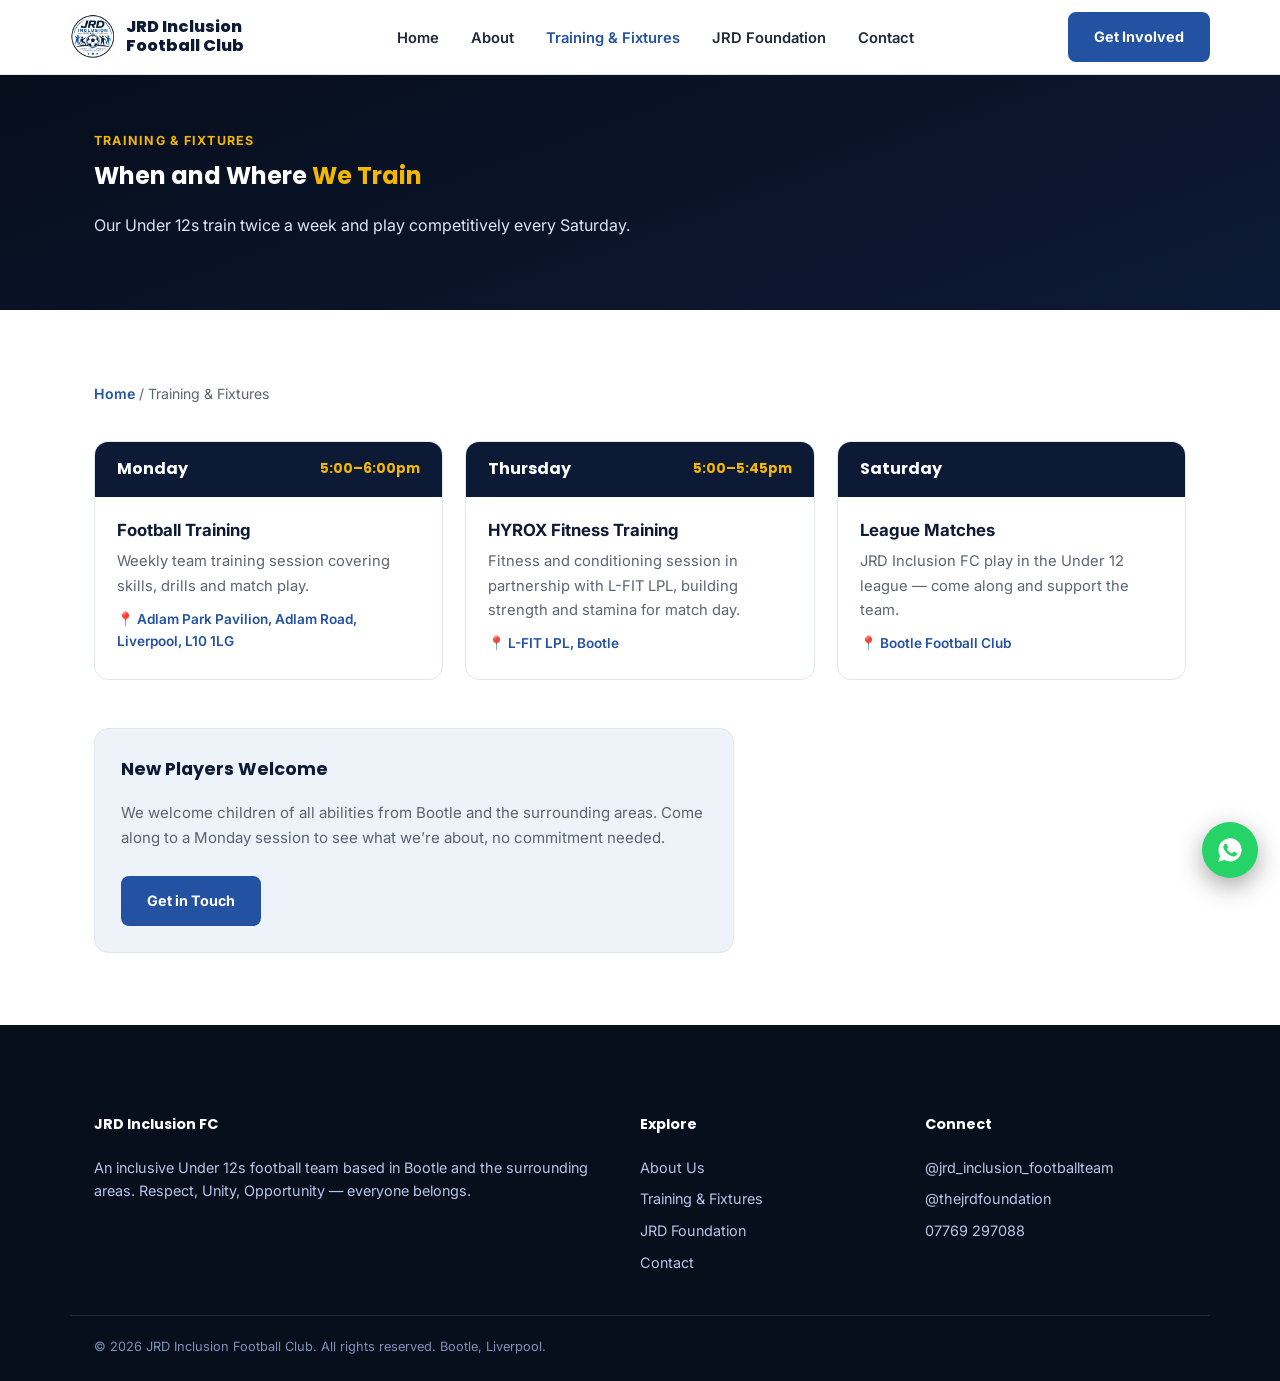
<file: training/index.html>
<!DOCTYPE html>
<html lang="en-GB">
<head>
  <!-- Google tag (gtag.js) -->
  <script async src="https://www.googletagmanager.com/gtag/js?id=G-Y7NR02WKL7"></script>
  <script>
    window.dataLayer = window.dataLayer || [];
    function gtag(){dataLayer.push(arguments);}
    gtag('js', new Date());
    gtag('config', 'G-Y7NR02WKL7');
  </script>

<meta charset="UTF-8">
<meta name="viewport" content="width=device-width, initial-scale=1.0">
<title>Training &amp; Fixtures | JRD Inclusion Football Club</title>
<meta name="description" content="JRD Inclusion FC Under 12s train Mondays at Adlam Park Pavilion, Thursdays HYROX fitness at L-FIT LPL, and play in the league every Saturday at Bootle Football Club.">
<link rel="canonical" href="https://jrdinclusion.co.uk/training/">
<link rel="icon" href="/assets/favicon-32.png">
<link rel="apple-touch-icon" href="/assets/favicon-180.png">
<meta property="og:title" content="Training &amp; Fixtures | JRD Inclusion Football Club">
<meta property="og:description" content="Training days, times and locations for JRD Inclusion FC Under 12s.">
<meta property="og:image" content="https://jrdinclusion.co.uk/assets/jrd-badge.png">
<meta property="og:type" content="website">
<meta property="og:url" content="https://jrdinclusion.co.uk/training/">
<meta name="twitter:card" content="summary_large_image">
<link rel="stylesheet" href="/assets/style.css">
</head>
<body>

<header class="site">
  <div class="container nav-row">
    <a href="/" class="logo"><img src="/assets/jrd-badge.png" alt="JRD Inclusion Football Club"><span>JRD Inclusion<br>Football Club</span></a>
    <nav class="main" id="site-nav">
      <a href="/">Home</a>
      <a href="/about/">About</a>
      <a href="/training/" class="active">Training &amp; Fixtures</a>
      <a href="/foundation/">JRD Foundation</a>
      <a href="/contact/">Contact</a>
    </nav>
    <button class="nav-toggle" aria-label="Toggle menu" aria-expanded="false" aria-controls="site-nav"><span></span><span></span><span></span></button>
    <div class="nav-cta">
      <a class="btn" href="/contact/">Get Involved</a>
    </div>
  </div>
</header>

<section class="page-hero">
  <div class="container">
    <div class="section-eyebrow" style="color:var(--gold)">Training &amp; Fixtures</div>
    <h1>When and Where <em style="color:var(--gold);font-style:normal">We Train</em></h1>
    <p>Our Under 12s train twice a week and play competitively every Saturday.</p>
  </div>
</section>

<section>
  <div class="container">
    <div class="breadcrumb"><a href="/">Home</a> / Training &amp; Fixtures</div>
    <div class="schedule-grid">
      <div class="schedule-card">
        <div class="sc-day">Monday <span class="time">5:00&ndash;6:00pm</span></div>
        <div class="sc-body">
          <h4>Football Training</h4>
          <p>Weekly team training session covering skills, drills and match play.</p>
          <p class="sc-addr">&#128205; Adlam Park Pavilion, Adlam Road, Liverpool, L10 1LG</p>
        </div>
      </div>
      <div class="schedule-card">
        <div class="sc-day">Thursday <span class="time">5:00&ndash;5:45pm</span></div>
        <div class="sc-body">
          <h4>HYROX Fitness Training</h4>
          <p>Fitness and conditioning session in partnership with L-FIT LPL, building strength and stamina for match day.</p>
          <p class="sc-addr">&#128205; <a href="https://lfitlpl.com" target="_blank" rel="noopener" style="color:var(--blue)">L-FIT LPL, Bootle</a></p>
        </div>
      </div>
      <div class="schedule-card">
        <div class="sc-day">Saturday</div>
        <div class="sc-body">
          <h4>League Matches</h4>
          <p>JRD Inclusion FC play in the Under 12 league &mdash; come along and support the team.</p>
          <p class="sc-addr">&#128205; Bootle Football Club</p>
        </div>
      </div>
    </div>

    <div class="side-card" style="position:static;margin-top:48px;max-width:640px">
      <h3>New Players Welcome</h3>
      <p style="color:var(--muted);font-size:.94rem">We welcome children of all abilities from Bootle and the surrounding areas. Come along to a Monday session to see what we&rsquo;re about, no commitment needed.</p>
      <a class="btn" href="/contact/" style="margin-top:10px;display:inline-block">Get in Touch</a>
    </div>
  </div>
</section>

<footer class="site">
  <div class="container grid">
    <div>
      <h4>JRD Inclusion FC</h4>
      <p>An inclusive Under 12s football team based in Bootle and the surrounding areas. Respect, Unity, Opportunity &mdash; everyone belongs.</p>
    </div>
    <div>
      <h4>Explore</h4>
      <a href="/about/">About Us</a>
      <a href="/training/">Training &amp; Fixtures</a>
      <a href="/foundation/">JRD Foundation</a>
      <a href="/contact/">Contact</a>
    </div>
    <div>
      <h4>Connect</h4>
      <a href="https://www.instagram.com/jrd_inclusion_footballteam/" target="_blank" rel="noopener">@jrd_inclusion_footballteam</a>
      <a href="https://www.instagram.com/thejrdfoundation/" target="_blank" rel="noopener">@thejrdfoundation</a>
      <a href="tel:+447769297088">07769 297088</a>
    </div>
  </div>
  <div class="container bottom">&copy; 2026 JRD Inclusion Football Club. All rights reserved. Bootle, Liverpool.</div>
</footer>

<script src="/assets/nav.js" defer></script>
<a href="https://wa.me/447769297088" class="whatsapp-float" target="_blank" rel="noopener" aria-label="Message JRD Inclusion FC on WhatsApp">
  <svg xmlns="http://www.w3.org/2000/svg" viewBox="0 0 24 24" width="28" height="28" fill="#fff"><path d="M12.04 2C6.58 2 2.13 6.45 2.13 11.91c0 1.75.46 3.45 1.32 4.95L2.05 22l5.25-1.38a9.87 9.87 0 0 0 4.74 1.21h.01c5.46 0 9.9-4.45 9.9-9.91 0-2.65-1.03-5.14-2.9-7.01A9.82 9.82 0 0 0 12.04 2zm5.8 14.14c-.24.68-1.4 1.3-1.93 1.38-.5.08-1.12.11-1.8-.11-.42-.13-.96-.31-1.65-.6-2.9-1.25-4.8-4.17-4.94-4.36-.14-.19-1.18-1.57-1.18-3s.75-2.13 1.02-2.42c.27-.29.58-.36.78-.36l.56.01c.18.01.42-.07.65.5.24.58.82 2 .89 2.14.07.14.12.31.02.5-.1.19-.15.31-.29.48-.15.17-.31.38-.44.51-.14.14-.29.29-.13.58.17.29.75 1.24 1.61 2 1.11.99 2.04 1.3 2.33 1.44.29.15.46.13.63-.08.17-.2.72-.84.91-1.13.19-.29.38-.24.63-.14.26.1 1.65.78 1.93.92.29.14.48.22.55.34.07.13.07.72-.17 1.4z"/></svg>
</a>
</body>
</html>
</file>
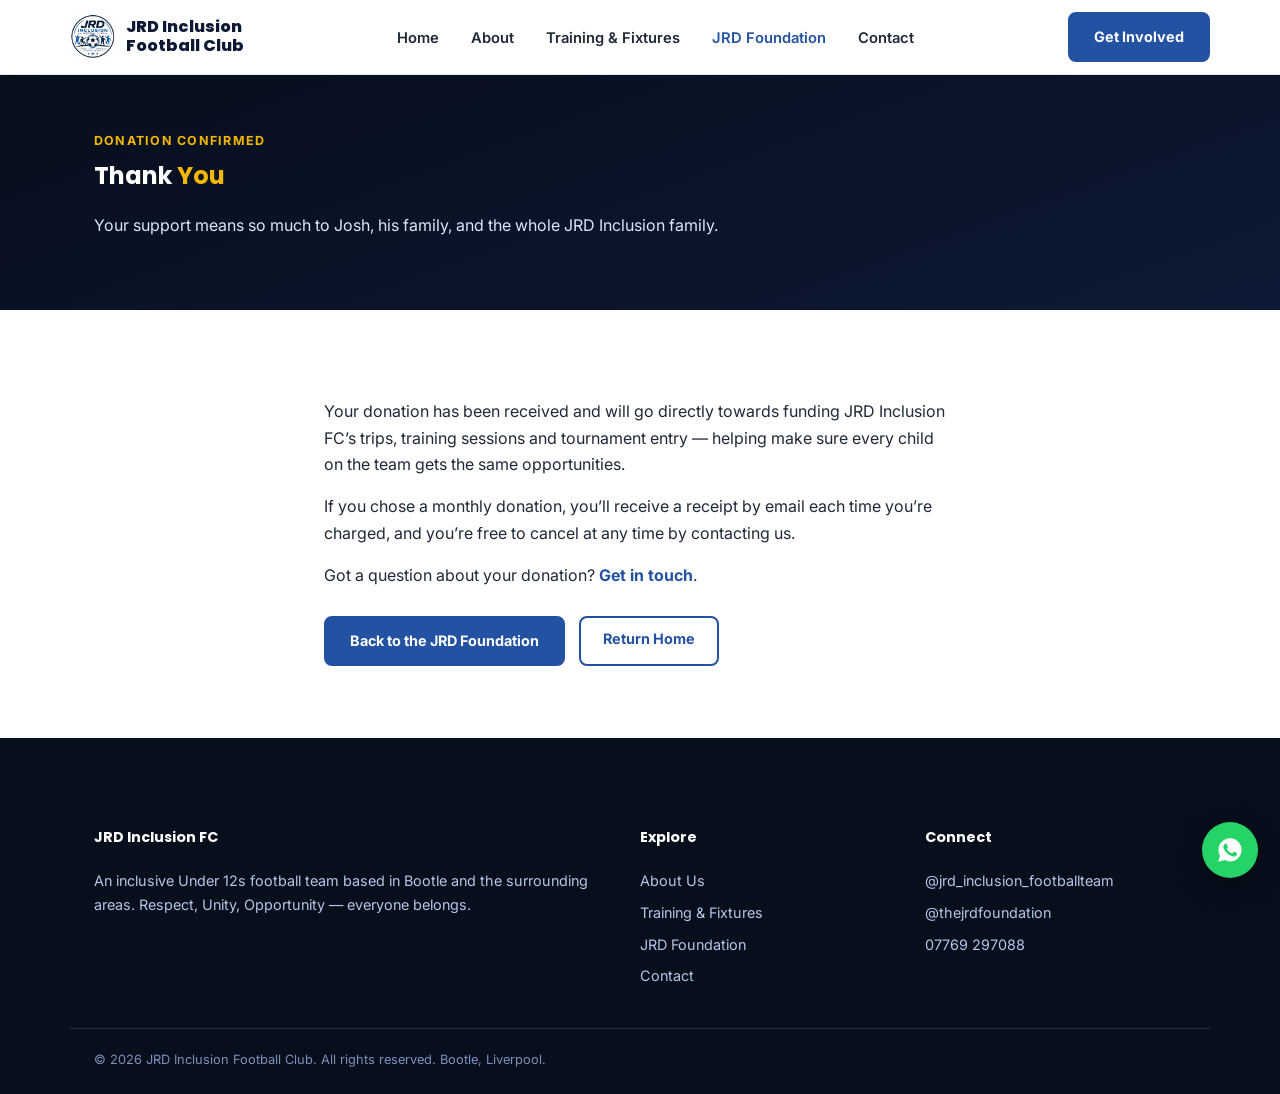
<file: foundation/thank-you/index.html>
<!DOCTYPE html>
<html lang="en-GB">
<head>
  <!-- Google tag (gtag.js) -->
  <script async src="https://www.googletagmanager.com/gtag/js?id=G-Y7NR02WKL7"></script>
  <script>
    window.dataLayer = window.dataLayer || [];
    function gtag(){dataLayer.push(arguments);}
    gtag('js', new Date());
    gtag('config', 'G-Y7NR02WKL7');
  </script>

<meta charset="UTF-8">
<meta name="viewport" content="width=device-width, initial-scale=1.0">
<title>Thank You | JRD Inclusion Football Club</title>
<meta name="description" content="Thank you for your donation to JRD Inclusion Football Club.">
<link rel="canonical" href="https://jrdinclusion.co.uk/foundation/thank-you/">
<link rel="icon" href="/assets/favicon-32.png">
<link rel="apple-touch-icon" href="/assets/favicon-180.png">
<meta name="robots" content="noindex">
<meta property="og:title" content="Thank You | JRD Inclusion Football Club">
<meta property="og:description" content="Thank you for your donation to JRD Inclusion Football Club.">
<meta property="og:image" content="https://jrdinclusion.co.uk/assets/jrd-badge.png">
<meta property="og:type" content="website">
<meta property="og:url" content="https://jrdinclusion.co.uk/foundation/thank-you/">
<link rel="stylesheet" href="/assets/style.css">
</head>
<body>

<header class="site">
  <div class="container nav-row">
    <a href="/" class="logo"><img src="/assets/jrd-badge.png" alt="JRD Inclusion Football Club"><span>JRD Inclusion<br>Football Club</span></a>
    <nav class="main" id="site-nav">
      <a href="/">Home</a>
      <a href="/about/">About</a>
      <a href="/training/">Training &amp; Fixtures</a>
      <a href="/foundation/" class="active">JRD Foundation</a>
      <a href="/contact/">Contact</a>
    </nav>
    <button class="nav-toggle" aria-label="Toggle menu" aria-expanded="false" aria-controls="site-nav"><span></span><span></span><span></span></button>
    <div class="nav-cta">
      <a class="btn" href="/contact/">Get Involved</a>
    </div>
  </div>
</header>

<section class="page-hero">
  <div class="container">
    <div class="section-eyebrow" style="color:var(--gold)">Donation Confirmed</div>
    <h1>Thank <em style="color:var(--gold);font-style:normal">You</em></h1>
    <p>Your support means so much to Josh, his family, and the whole JRD Inclusion family.</p>
  </div>
</section>

<section class="prose">
  <div class="container" style="max-width:680px">
    <p>Your donation has been received and will go directly towards funding JRD Inclusion FC&rsquo;s trips, training sessions and tournament entry &mdash; helping make sure every child on the team gets the same opportunities.</p>
    <p>If you chose a monthly donation, you&rsquo;ll receive a receipt by email each time you&rsquo;re charged, and you&rsquo;re free to cancel at any time by contacting us.</p>
    <p>Got a question about your donation? <a href="/contact/" style="color:var(--blue);font-weight:700">Get in touch</a>.</p>
    <div style="margin-top:28px;display:flex;gap:14px;flex-wrap:wrap">
      <a class="btn" href="/foundation/">Back to the JRD Foundation</a>
      <a class="btn-outline" href="/">Return Home</a>
    </div>
  </div>
</section>

<footer class="site">
  <div class="container grid">
    <div>
      <h4>JRD Inclusion FC</h4>
      <p>An inclusive Under 12s football team based in Bootle and the surrounding areas. Respect, Unity, Opportunity &mdash; everyone belongs.</p>
    </div>
    <div>
      <h4>Explore</h4>
      <a href="/about/">About Us</a>
      <a href="/training/">Training &amp; Fixtures</a>
      <a href="/foundation/">JRD Foundation</a>
      <a href="/contact/">Contact</a>
    </div>
    <div>
      <h4>Connect</h4>
      <a href="https://www.instagram.com/jrd_inclusion_footballteam/" target="_blank" rel="noopener">@jrd_inclusion_footballteam</a>
      <a href="https://www.instagram.com/thejrdfoundation/" target="_blank" rel="noopener">@thejrdfoundation</a>
      <a href="tel:+447769297088">07769 297088</a>
    </div>
  </div>
  <div class="container bottom">&copy; 2026 JRD Inclusion Football Club. All rights reserved. Bootle, Liverpool.</div>
</footer>

<script src="/assets/nav.js" defer></script>
<a href="https://wa.me/447769297088" class="whatsapp-float" target="_blank" rel="noopener" aria-label="Message JRD Inclusion FC on WhatsApp">
  <svg xmlns="http://www.w3.org/2000/svg" viewBox="0 0 24 24" width="28" height="28" fill="#fff"><path d="M12.04 2C6.58 2 2.13 6.45 2.13 11.91c0 1.75.46 3.45 1.32 4.95L2.05 22l5.25-1.38a9.87 9.87 0 0 0 4.74 1.21h.01c5.46 0 9.9-4.45 9.9-9.91 0-2.65-1.03-5.14-2.9-7.01A9.82 9.82 0 0 0 12.04 2zm5.8 14.14c-.24.68-1.4 1.3-1.93 1.38-.5.08-1.12.11-1.8-.11-.42-.13-.96-.31-1.65-.6-2.9-1.25-4.8-4.17-4.94-4.36-.14-.19-1.18-1.57-1.18-3s.75-2.13 1.02-2.42c.27-.29.58-.36.78-.36l.56.01c.18.01.42-.07.65.5.24.58.82 2 .89 2.14.07.14.12.31.02.5-.1.19-.15.31-.29.48-.15.17-.31.38-.44.51-.14.14-.29.29-.13.58.17.29.75 1.24 1.61 2 1.11.99 2.04 1.3 2.33 1.44.29.15.46.13.63-.08.17-.2.72-.84.91-1.13.19-.29.38-.24.63-.14.26.1 1.65.78 1.93.92.29.14.48.22.55.34.07.13.07.72-.17 1.4z"/></svg>
</a>
</body>
</html>
</file>
<file: assets/style.css>
@import url('https://fonts.googleapis.com/css2?family=Poppins:wght@500;600;700;800&family=Inter:wght@400;500;600;700&display=swap');
:root{
  --navy:#0D1A35; --navy-dark:#070E1C; --navy-mid:#13284F;
  --blue:#2452A3; --blue-dark:#1A3D80; --blue-light:#7FA6E0;
  --gold:#F2B705;
  --bg:#f7f9fc; --cream:#eef2f9; --text:#1f2937; --muted:#5b6472; --border:#e1e6ef; --white:#fff;
}
*{box-sizing:border-box}
body{margin:0;font-family:'Inter',-apple-system,BlinkMacSystemFont,sans-serif;color:var(--text);background:var(--white);line-height:1.65}
a{color:inherit;text-decoration:none}
img{max-width:100%;display:block}
h1,h2,h3{font-family:'Poppins',sans-serif;font-weight:700;color:var(--navy)}
.container{max-width:1140px;margin:0 auto;padding:0 24px}
header.site{position:sticky;top:0;background:rgba(255,255,255,.97);backdrop-filter:blur(6px);z-index:20;border-bottom:1px solid var(--border)}
.nav-row{display:flex;align-items:center;justify-content:space-between;padding:12px 0}
.logo{display:flex;align-items:center;gap:10px}
.logo img{height:46px}
.logo span{font-family:'Poppins',sans-serif;font-weight:800;color:var(--navy);font-size:1.02rem;line-height:1.15}
nav.main a{margin:0 14px;font-weight:600;color:var(--text);font-size:.92rem}
nav.main a:hover,nav.main a.active{color:var(--blue)}
.nav-cta{display:flex;align-items:center;gap:14px}
.btn{display:inline-block;background:var(--blue);color:#fff;padding:11px 24px;border-radius:8px;font-weight:700;font-size:.9rem;border:2px solid var(--blue)}
.btn:hover{background:var(--blue-dark);border-color:var(--blue-dark)}
.btn-outline{display:inline-block;border:2px solid var(--blue);color:var(--blue);padding:9px 22px;border-radius:8px;font-weight:700;font-size:.9rem}
.btn-outline:hover{background:var(--blue);color:#fff}
.btn-gold{display:inline-block;background:var(--gold);color:var(--navy-dark);padding:11px 24px;border-radius:8px;font-weight:800;font-size:.9rem;border:2px solid var(--gold)}
.btn-gold:hover{background:#d9a300;border-color:#d9a300}
.hero{background:linear-gradient(160deg,var(--navy-dark) 0%,var(--navy) 55%,var(--blue-dark) 130%);color:#fff;padding:76px 0 60px}
.hero .eyebrow{color:var(--blue-light);font-weight:700;letter-spacing:.08em;text-transform:uppercase;font-size:.8rem}
.hero h1{font-size:clamp(2.1rem,5vw,3rem);margin:.4em 0;max-width:760px;color:#fff;line-height:1.15}
.hero h1 em{color:var(--gold);font-style:normal}
.hero p.lead{max-width:620px;color:#dbe6fa;font-size:1.1rem}
.hero .cta-row{margin-top:28px;display:flex;gap:14px;flex-wrap:wrap}
.hero-badge{display:flex;align-items:center;gap:28px;flex-wrap:wrap}
.hero-badge img{width:150px;height:150px;flex:none}
.badges{display:flex;gap:12px;flex-wrap:wrap;margin-top:36px}
.badge{background:rgba(255,255,255,.12);border:1px solid rgba(255,255,255,.25);padding:9px 16px;border-radius:20px;font-size:.82rem;font-weight:600;color:#fff}
.tag-row{display:flex;gap:10px;flex-wrap:wrap;margin-top:24px}
.tag{background:rgba(255,255,255,.12);border:1px solid rgba(255,255,255,.22);padding:6px 14px;border-radius:16px;font-size:.78rem;font-weight:600;color:#eaf1ff}
section{padding:72px 0}
.section-eyebrow{color:var(--blue);font-weight:700;text-transform:uppercase;letter-spacing:.1em;font-size:.78rem}
h2{font-size:2rem;margin:.3em 0 .5em}
.section-sub{color:var(--muted);max-width:640px;font-size:1.02rem}
.alt{background:var(--cream)}
.dark{background:var(--navy);color:#e4ebfa}
.dark h2{color:#fff}
.dark .section-sub{color:#b9c9ea}
.grid{display:grid;grid-template-columns:repeat(auto-fit,minmax(260px,1fr));gap:24px;margin-top:36px}
.card{border:1px solid var(--border);border-radius:12px;padding:26px;background:var(--white)}
.card .icon{font-size:1.8rem}
.card h3{margin:.5em 0 .3em;font-size:1.15rem}
.card p{color:var(--muted);font-size:.95rem}
.card a.learn{color:var(--blue);font-weight:700;font-size:.9rem;display:inline-block;margin-top:10px}
.value-grid{display:grid;grid-template-columns:repeat(auto-fit,minmax(220px,1fr));gap:20px;margin-top:36px}
.value-card{border:1px solid var(--border);border-radius:14px;padding:28px 24px;background:#fff;text-align:center}
.value-card .vnum{font-family:'Poppins',sans-serif;font-weight:800;color:var(--gold);font-size:.85rem;letter-spacing:.1em;text-transform:uppercase}
.value-card h3{margin:.4em 0 .3em}
.value-card p{color:var(--muted);font-size:.92rem;margin:0}
.schedule-grid{display:grid;grid-template-columns:repeat(auto-fit,minmax(260px,1fr));gap:22px;margin-top:36px}
.schedule-card{border:1px solid var(--border);border-radius:14px;overflow:hidden;background:#fff}
.schedule-card .sc-day{background:var(--navy);color:#fff;padding:14px 22px;font-family:'Poppins',sans-serif;font-weight:700;font-size:1rem;display:flex;justify-content:space-between;align-items:center}
.schedule-card .sc-day span.time{color:var(--gold);font-weight:700;font-size:.85rem}
.schedule-card .sc-body{padding:20px 22px 24px}
.schedule-card h4{margin:0 0 .3em;font-size:1.05rem;color:var(--navy)}
.schedule-card p{margin:0;color:var(--muted);font-size:.92rem}
.schedule-card .sc-addr{margin-top:10px;font-size:.85rem;color:var(--blue);font-weight:600}
.stat-band{background:var(--navy);color:#fff;padding:44px 0}
.stat-grid{display:grid;grid-template-columns:repeat(auto-fit,minmax(160px,1fr));gap:24px;text-align:center}
.stat-grid .stat-num{font-family:'Poppins',sans-serif;font-weight:800;font-size:2rem;color:var(--gold)}
.stat-grid .stat-label{font-size:.85rem;color:#c7d5f2;margin-top:4px}
.cta-band{background:var(--cream);text-align:center}
.cta-band h2{margin-top:0}
.foundation-band{background:linear-gradient(160deg,var(--navy-dark) 0%,var(--navy) 100%);color:#fff}
.foundation-band .section-eyebrow{color:var(--gold)}
.foundation-band h2{color:#fff}
.foundation-band .section-sub{color:#c7d5f2}
.empty-state{border:1px dashed rgba(255,255,255,.3);border-radius:14px;padding:40px 28px;text-align:center;color:#c7d5f2;margin-top:32px;background:rgba(255,255,255,.04)}
.empty-state.light{border-color:var(--border);color:var(--muted);background:var(--cream)}
footer.site{background:var(--navy-dark);color:#b6c6e8;padding:52px 0 24px;font-size:.9rem}
footer.site .grid{grid-template-columns:2fr 1fr 1fr}
footer.site h4{color:#fff;margin-top:0;font-family:'Poppins',sans-serif}
footer.site a{color:#b6c6e8;display:block;margin-bottom:8px}
footer.site a:hover{color:var(--gold)}
footer.site .bottom{border-top:1px solid rgba(255,255,255,.12);margin-top:32px;padding-top:20px;font-size:.8rem;color:#7e91bb}
.breadcrumb{color:var(--muted);font-size:.88rem;margin-bottom:10px}
.breadcrumb a{color:var(--blue);font-weight:600}
.page-hero{background:linear-gradient(160deg,var(--navy-dark) 0%,var(--navy) 100%);color:#fff;padding:56px 0}
.page-hero h1{color:#fff;margin:.2em 0}
.page-hero p{color:#dbe6fa;max-width:640px}
.prose h2{margin-top:1.4em}
.prose ul{padding-left:1.2em;color:var(--text)}
.prose li{margin-bottom:.4em}
.two-col{display:grid;grid-template-columns:1.3fr 1fr;gap:40px;align-items:start;margin-top:20px}
.side-card{border:1px solid var(--border);border-radius:14px;padding:26px;background:var(--cream);position:sticky;top:90px}
.side-card h3{margin-top:0;font-size:1.1rem}
.side-card ul{list-style:none;padding:0;margin:16px 0}
.side-card li{padding:8px 0;border-bottom:1px solid var(--border);font-size:.9rem;color:var(--muted)}

.form-row{margin-bottom:20px}
.form-row label{display:block;font-weight:600;font-size:.92rem;color:var(--text);margin-bottom:7px}
.form-row input,.form-row select,.form-row textarea{display:block;width:100%;padding:12px 14px;border:1px solid var(--border);border-radius:8px;font-family:inherit;font-size:.95rem;color:var(--text);background:#fff;line-height:1.4}
.form-row input:focus,.form-row select:focus,.form-row textarea:focus{outline:none;border-color:var(--blue);box-shadow:0 0 0 3px rgba(36,82,163,.15)}
.form-row textarea{resize:vertical}
.form-row select{appearance:auto}

.nav-toggle{display:none;flex-direction:column;justify-content:center;gap:5px;width:32px;height:32px;background:none;border:0;cursor:pointer;padding:0;order:2}
.nav-toggle span{display:block;width:24px;height:2px;background:var(--navy);border-radius:2px;transition:transform .2s ease,opacity .2s ease}
.nav-toggle.open span:nth-child(1){transform:translateY(7px) rotate(45deg)}
.nav-toggle.open span:nth-child(2){opacity:0}
.nav-toggle.open span:nth-child(3){transform:translateY(-7px) rotate(-45deg)}

@media (max-width:860px){
  header.site .nav-row{flex-wrap:wrap}
  .nav-cta{order:1}
  .nav-toggle{display:flex}
  nav.main{display:none;flex-direction:column;align-items:flex-start;width:100%;order:3;padding:12px 0 6px;border-top:1px solid var(--border)}
  nav.main.open{display:flex}
  nav.main a{margin:8px 0}
  .two-col{grid-template-columns:1fr}
  .side-card{position:static}
  footer.site .grid{grid-template-columns:1fr}
  .hero-badge{flex-direction:column;text-align:center}
}

.whatsapp-float{
  position:fixed;bottom:22px;right:22px;z-index:200;
  width:56px;height:56px;border-radius:50%;
  background:#25D366;
  display:flex;align-items:center;justify-content:center;
  box-shadow:0 8px 24px rgba(0,0,0,.35);
  transition:transform .15s ease;
}
.whatsapp-float:hover{transform:scale(1.08)}
@media (max-width:600px){
  .whatsapp-float{width:50px;height:50px;bottom:16px;right:16px}
}

.skip-link{
  position:absolute;top:-60px;left:12px;z-index:1000;
  background:var(--navy);color:#fff;padding:12px 18px;border-radius:8px;
  font-weight:700;font-size:.9rem;text-decoration:none;
  transition:top .15s ease;
}
.skip-link:focus{top:12px}

.back-to-top{
  position:fixed;bottom:22px;right:90px;z-index:199;
  width:48px;height:48px;border-radius:50%;
  background:var(--blue);color:#fff;border:none;cursor:pointer;
  display:flex;align-items:center;justify-content:center;
  box-shadow:0 8px 24px rgba(0,0,0,.25);
  opacity:0;visibility:hidden;transform:translateY(8px);
  transition:opacity .2s ease,transform .2s ease,visibility .2s;
}
.back-to-top.visible{opacity:1;visibility:visible;transform:translateY(0)}
.back-to-top:hover{background:var(--blue-dark)}
@media (max-width:600px){
  .back-to-top{width:44px;height:44px;right:76px;bottom:16px}
}

.donate-widget{background:rgba(255,255,255,.06);border:1px solid rgba(255,255,255,.18);border-radius:16px;padding:30px 26px;margin-top:32px;max-width:480px}
.donate-toggle{display:flex;gap:6px;background:rgba(255,255,255,.08);border-radius:10px;padding:5px;margin-bottom:20px}
.donate-toggle button{flex:1;padding:11px 14px;border:none;background:transparent;color:#c7d5f2;font-weight:700;font-size:.9rem;border-radius:7px;cursor:pointer;transition:background .15s ease,color .15s ease;font-family:inherit}
.donate-toggle button.active{background:var(--gold);color:var(--navy-dark)}
.donate-label{color:#c7d5f2;font-weight:600;font-size:.82rem;text-transform:uppercase;letter-spacing:.06em;margin-bottom:10px}
.donate-amounts{display:grid;grid-template-columns:repeat(3,1fr);gap:10px;margin-bottom:14px}
.donate-amounts button{padding:14px 8px;border:2px solid rgba(255,255,255,.22);background:rgba(255,255,255,.04);color:#fff;font-weight:700;font-size:1rem;border-radius:10px;cursor:pointer;transition:border-color .15s ease,background .15s ease,color .15s ease;font-family:inherit}
.donate-amounts button:hover{border-color:var(--gold)}
.donate-amounts button.active{border-color:var(--gold);background:rgba(242,183,5,.15);color:var(--gold)}
.donate-custom{position:relative;margin-bottom:20px}
.donate-custom span{position:absolute;left:14px;top:50%;transform:translateY(-50%);color:#c7d5f2;font-weight:700;pointer-events:none}
.donate-custom input{width:100%;padding:14px 14px 14px 30px;border:2px solid rgba(255,255,255,.22);background:rgba(255,255,255,.04);border-radius:10px;color:#fff;font-size:1rem;font-family:inherit}
.donate-custom input:focus{outline:none;border-color:var(--gold)}
.donate-custom input::placeholder{color:#8ba0c9}
.donate-submit{width:100%;padding:15px;font-size:1rem;border-radius:10px;cursor:pointer}
.donate-submit:disabled{opacity:.65;cursor:default}
.donate-error{color:#ffb4b4;font-size:.86rem;margin-top:12px;display:none}
.donate-note{color:#8ba0c9;font-size:.78rem;margin-top:14px;text-align:center}
</file>
